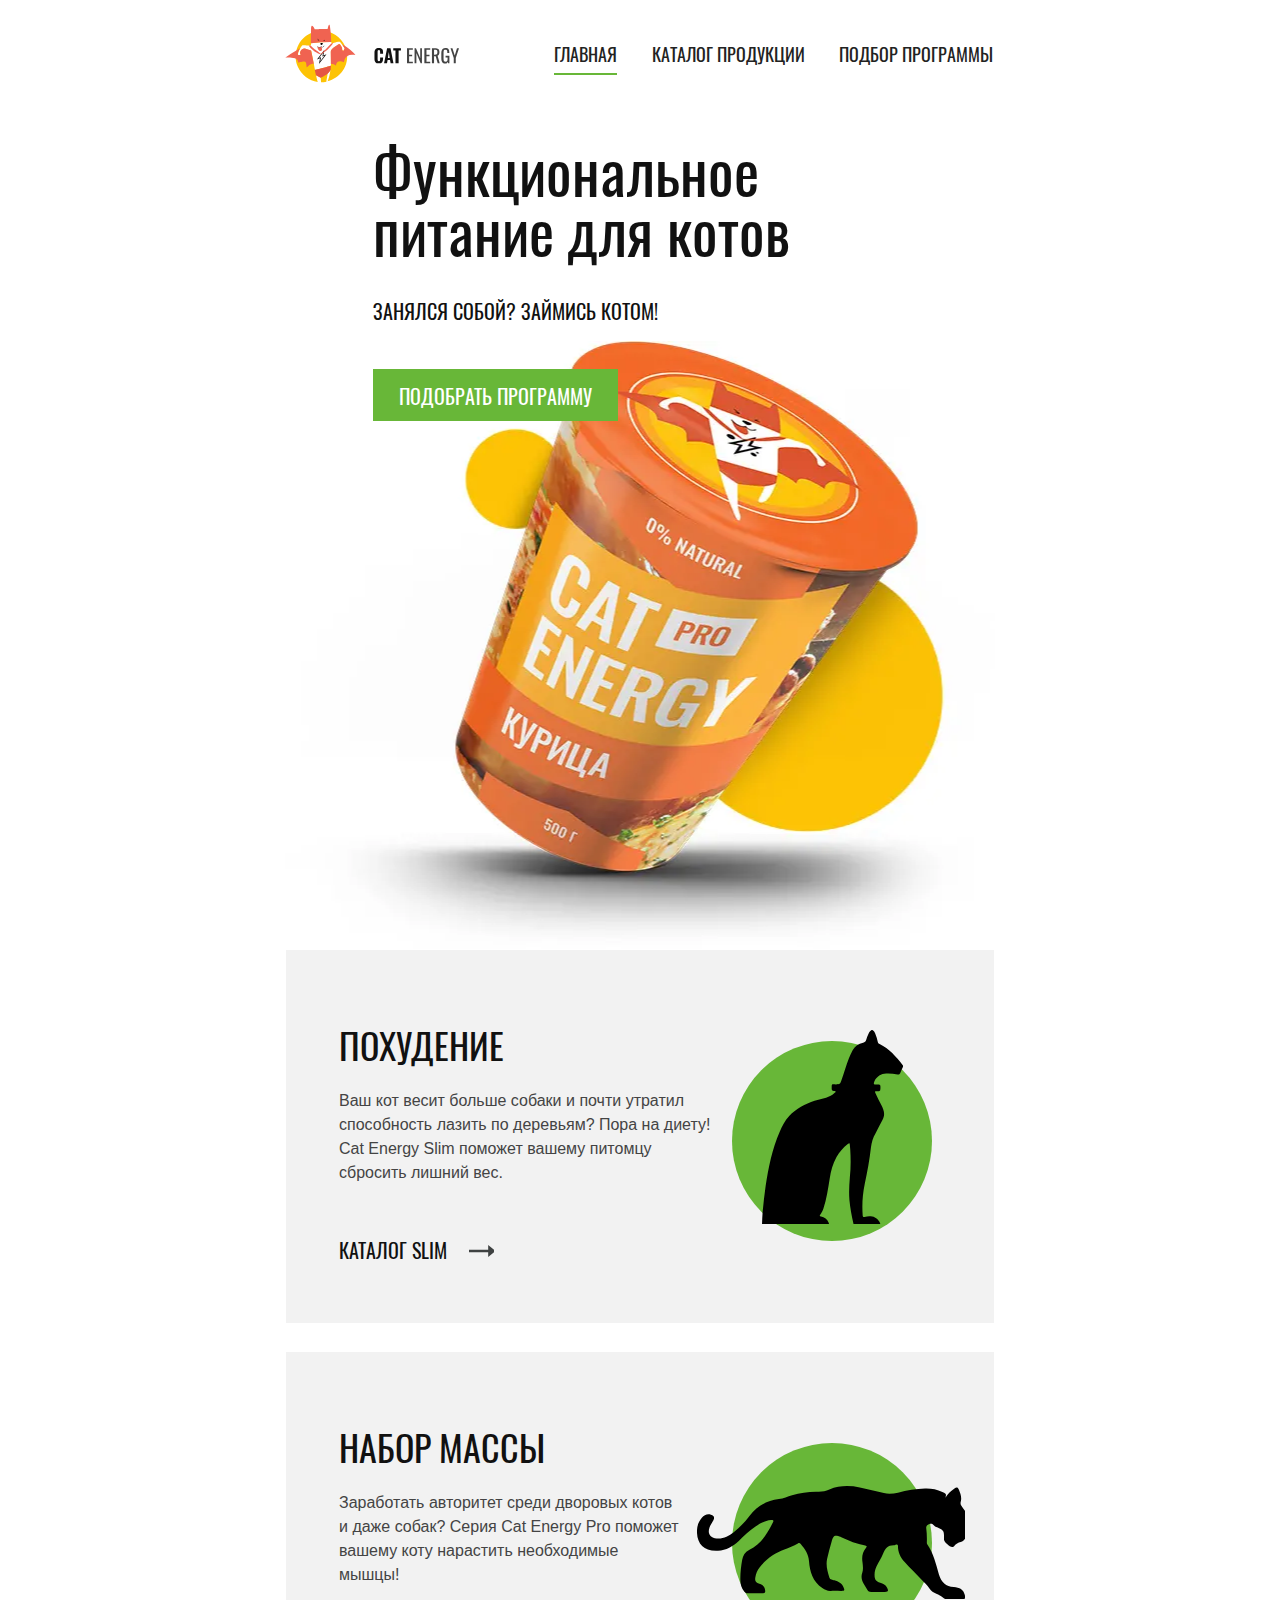
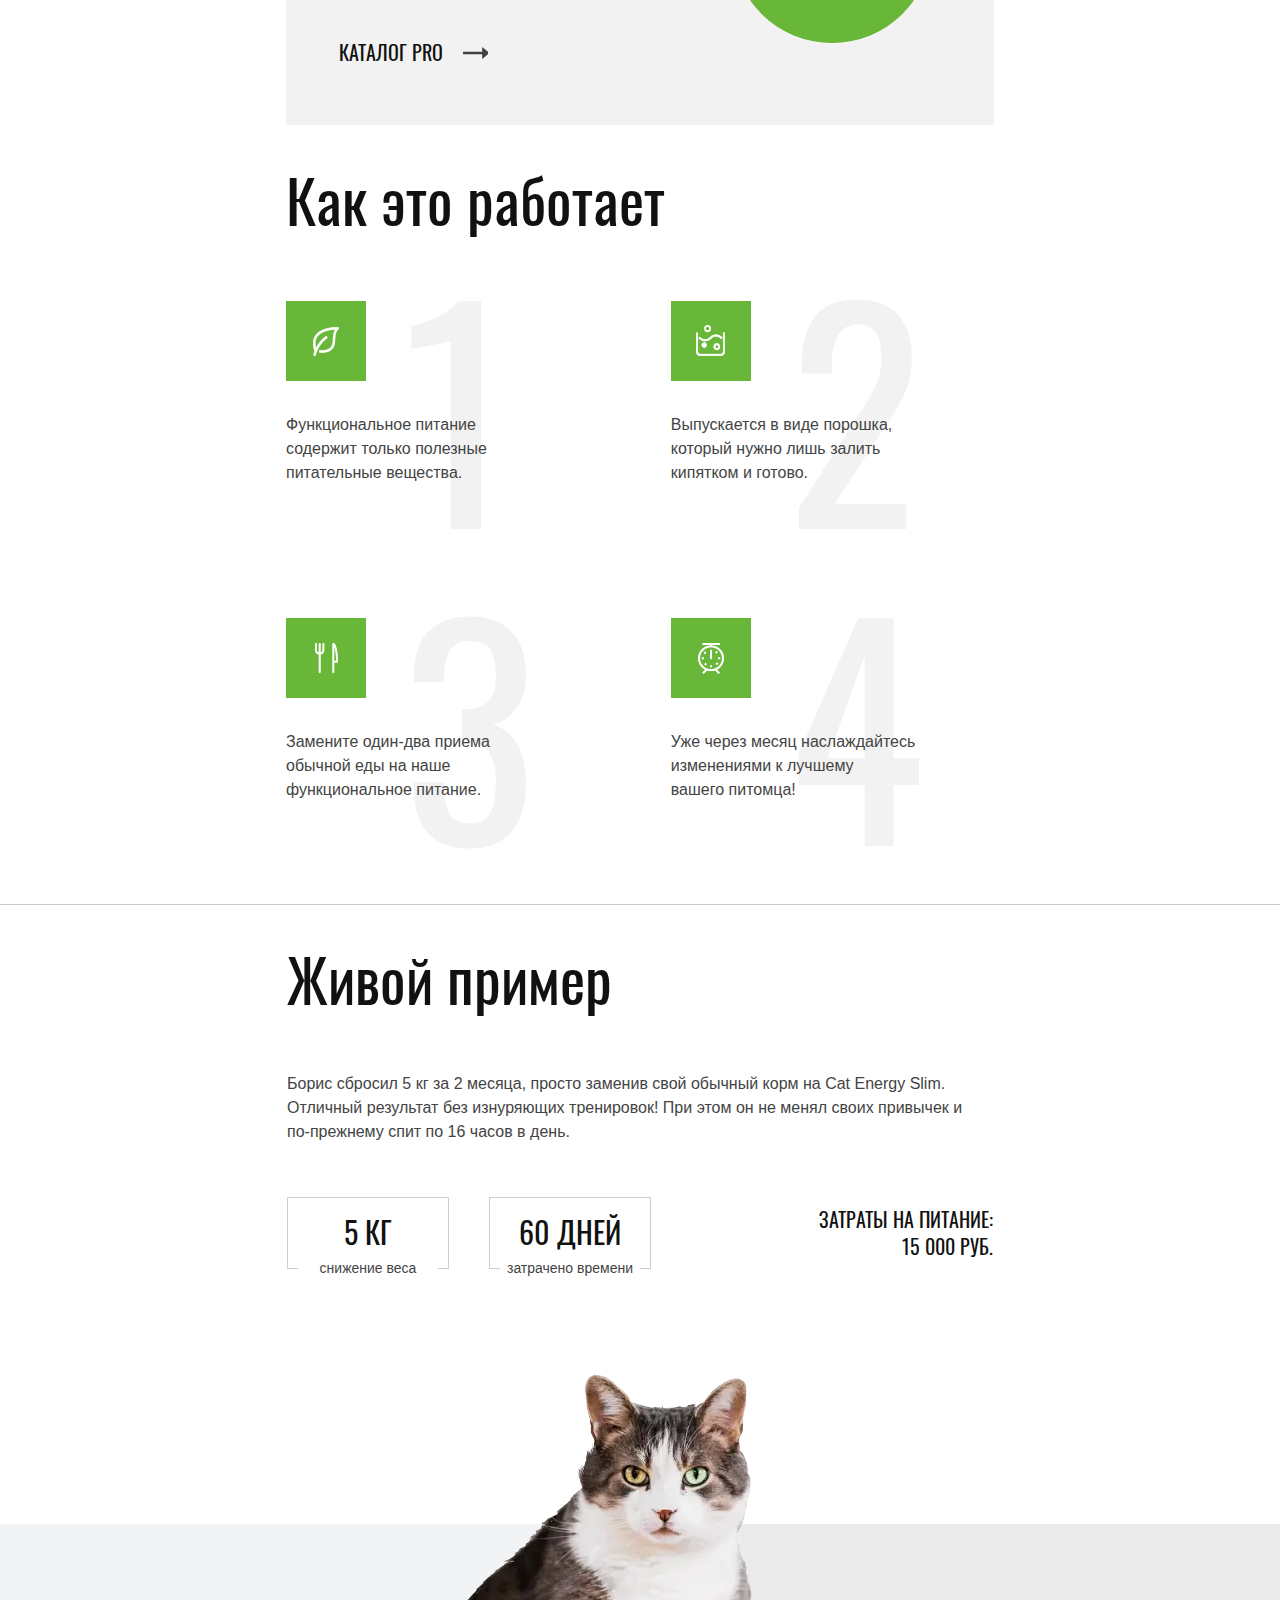
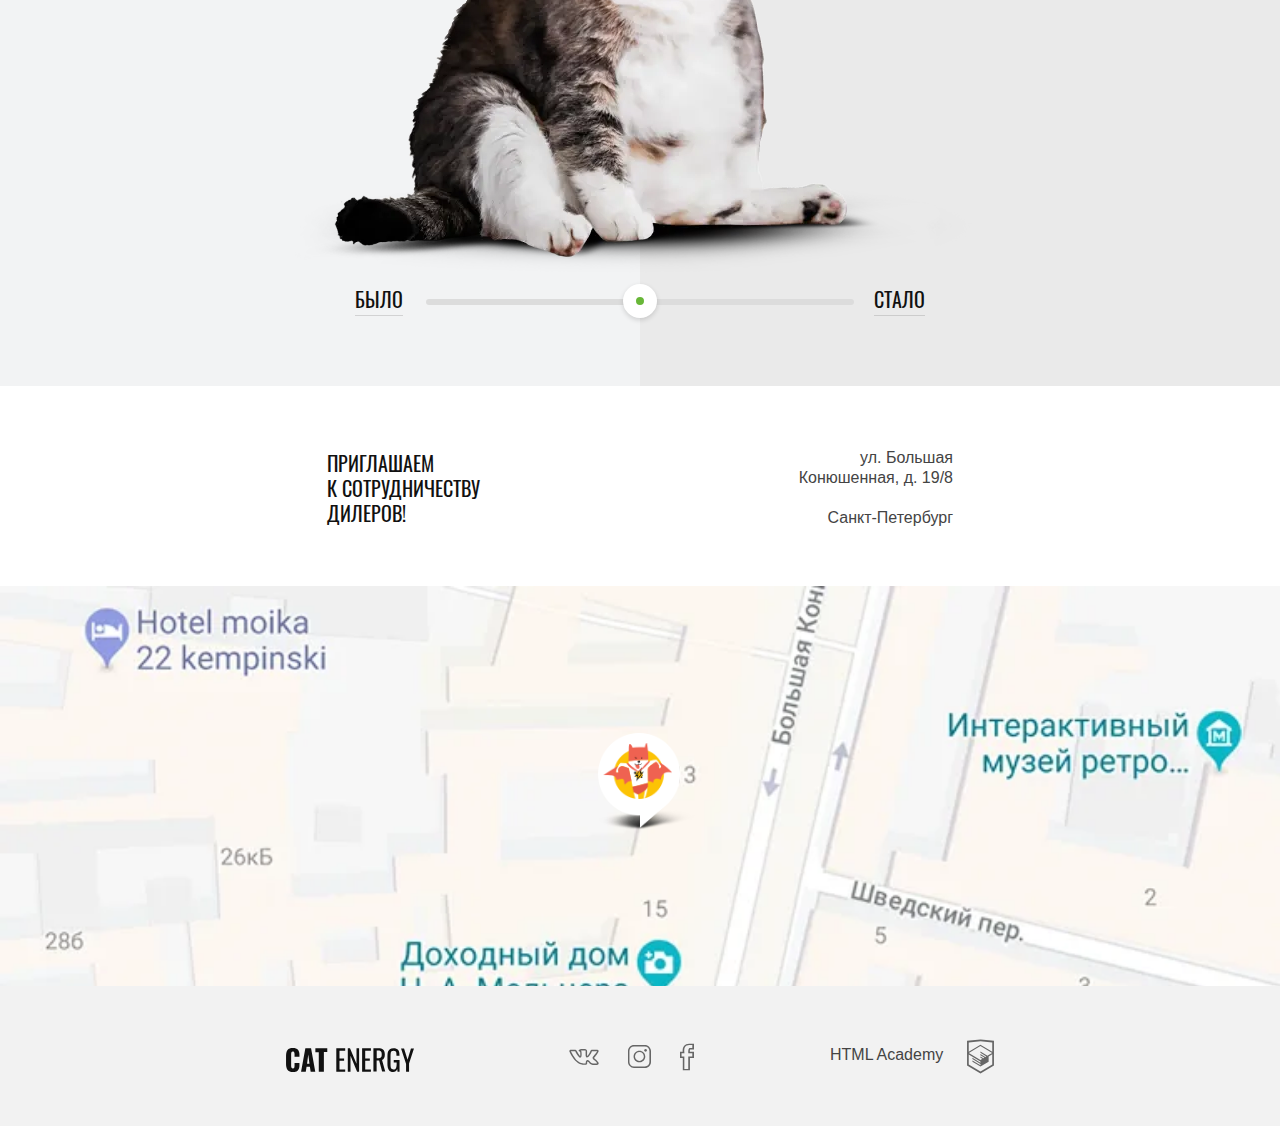
<file: index.html>
<!DOCTYPE html><html lang="ru"><head><meta charset="utf-8"><meta name="viewport" content="width=device-width,initial-scale=1"><meta name="format-detection" content="telephone=no"><title>HTML Academy: Кэт энерджи</title><link rel="preload" href="/fonts/oswaldregular.woff2" as="font"><link rel="preload" href="/fonts/oswaldmedium.woff2" as="font"><link href="css/style.min.css" rel="stylesheet"><script>document.createElement( "picture" );</script><script src="js/picturefill.min.js" async=""></script></head><body><div style="display: none;"><svg xmlns="http://www.w3.org/2000/svg" xmlns:xlink="http://www.w3.org/1999/xlink"><symbol id="copyright-logo" viewBox="0 0 60 60"><path d="M30.2 5H30L10.3 7.1v36.2L30 55l19.7-11.7V7.1L30.2 5zm17 36.8L30 52 12.8 41.8V27l17.1 10.2V39l-11.7-7v1.8L30 40.9v1.9l-11.8-7v1.8l11.8 7 11.9-7.1v-7.6l5.3-3.2v15.1zm-.1-17l-4.7 2.8-2.2 1.3-10.3-6.1v1.8l8.8 5.3h-.1l-.2.1-1.3.7-7.3-4.3v1.8l5.8 3.4-1.4.9-4.3-2.6v1.8l2.9 1.7-2.9 1.7-17-10.1 17-10.2 17.2 10zm.1-1.8L29.9 12.8 12.8 23V9.4L30 7.6l17.2 1.8V23z"></path></symbol><symbol id="icon-email" viewBox="0 0 17 13"><path d="M15.6 11.6H1.4V5.8H0V13h17V5.8h-1.4v5.8zM0 0v2.3l8.5 7.1L17 2.3V0H0zm15.6 1.6L8.5 7.5 1.4 1.6v-.2h14.2v.2z"></path></symbol><symbol id="icon-fb" viewBox="0 0 10 19"><path d="M7.1 19H2v-8.8H0V5.8h1.9c-.1-2 .2-3.4 1.1-4.4C3.8.5 5 .1 6.5 0H10v4.2H7.2c-.1.2-.2.8-.2 1.6h3v4.4H7.1V19zm-4-1h2.8V9.1h2.9V6.8H5.9v-.5c0-1.4 0-2.6.7-3.1l.1-.1h2.1V1H6.5c-1.2.1-2 .4-2.6 1-.8.8-1 2.3-.8 4.2l.1.6H1.1v2.3h2V18z"></path></symbol><symbol id="icon-insta" viewBox="0 0 16.1 16"><path class="st0" d="M11.8 1C13.6 1 15 2.4 15 4.2v7.7c0 1.7-1.4 3.1-3.1 3.1H4.2C2.4 15 1 13.6 1 11.8V4.2C1 2.4 2.4 1 4.2 1h7.6m0-1H4.2C1.9 0 0 1.9 0 4.2v7.7C0 14.1 1.9 16 4.2 16h7.7c2.3 0 4.2-1.9 4.2-4.2V4.2C16 1.9 14.1 0 11.8 0z"></path><path class="st0" d="M8 4.9c1.7 0 3.1 1.4 3.1 3.1S9.7 11.1 8 11.1 4.9 9.7 4.9 8 6.3 4.9 8 4.9m0-1C5.7 3.9 3.9 5.7 3.9 8s1.8 4.1 4.1 4.1 4.1-1.8 4.1-4.1S10.3 3.9 8 3.9z"></path><circle class="st0" cx="12.3" cy="3.7" r=".9"></circle></symbol><symbol id="icon-phone" viewBox="0 0 20 20"><path d="M17.9 9.4H9.4v1.2h8.5l-2.1 2.1.9.9 3.1-3.1c.2-.2.2-.6 0-.9l-3.1-3.1-.9.9 2.1 2zm-9.8 10v-6.2c0-.3-.3-.6-.6-.6H3.1c0 .7.6 1.2 1.2 1.2h2.5v5H3.1c-1 .1-1.8-.7-1.9-1.7v-14c0-1 .8-1.8 1.7-1.8h3.9v5H4.4c-.7 0-1.2.6-1.2 1.2h4.4c.3 0 .6-.3.6-.6V.6C8.1.3 7.8 0 7.5 0H3.1C1.5-.1.1 1.2 0 2.9v13.9c-.1 1.7 1.2 3.1 2.9 3.1h4.6c.3.1.6-.2.6-.5z"></path></symbol><symbol id="icon-vk" viewBox="0 0 22 12"><path d="M17.6 12c-.3 0-.9-.1-1.5-.5-.5-.3-.9-.7-1.3-1.2-.3-.3-.9-.9-1.1-.9-.2.1-.4.7-.3 1.2 0 .1 0 .6-.3.9-.3.3-.8.4-.9.4h-1.4c-.7 0-3.2-.2-5.4-2.3C2.5 7.1.2 2.2.1 2 0 1.6-.1 1.2.2.9s.8-.4 1-.4h3.1c.1 0 .4.1.7.3.3.2.4.5.5.6.7 1.5 1.5 2.8 2.6 4 .1-.4.2-1.4.1-2.3 0-.4-.1-.8-.2-1-.1-.1-.3-.2-.5-.2l-.6-.5c0-.5.5-.9.9-1.1.5-.2 1.3-.3 2.3-.3h.5c.9 0 1.2.1 1.6.1 1.2.3 1.2 1.3 1.1 2.5v1.6c0 .3 0 .8.1 1 .2-.1.6-.5 1.5-1.9.6-.9 1-1.9 1.1-2.1.1-.3.4-.7 1.2-.7h3.4c.7 0 1.2.2 1.3.7.2.5.1 1.3-1.7 3.5-.3.3-.5.6-.7.9-.5.4-.9 1-.9 1.1s.5.5.9.9c1.1.9 1.9 1.7 2.2 2.3.4.6.3 1 .2 1.3-.3.7-1.2.7-1.4.8h-2.9zm-3.9-3.7c.7 0 1.2.6 1.8 1.2.4.4.7.8 1.1 1 .5.3 1 .3 1 .3h2.9c.1 0 .3-.1.4-.1 0 0 0-.1-.1-.1-.3-.5-1-1.3-2-2.1-.9-.7-1.3-1.1-1.4-1.7 0-.6.4-1.1 1.2-2.1.2-.2.4-.5.7-.8 1.1-1.4 1.4-2 1.5-2.3h-3.9c0 .4-.5 1.5-1.1 2.4-1.4 2.1-2 2.4-2.5 2.4-.1 0-.3 0-.4-.1-.7-.4-.7-1.4-.7-2.1V2.6c.1-1.3 0-1.3-.3-1.4-.3-.1-.5-.1-1.4-.1H10c-.5 0-1 0-1.4.1l.2.2c.4.5.4 1.5.4 1.7.1 1.3 0 2.9-.7 3.3-.1 0-.2.1-.4.1-.6 0-1.3-.7-2.5-2.5C5 2.9 4.5 1.8 4.5 1.8s0-.1-.1-.1-.2-.1-.2-.1h-3c.4.9 2.5 5 4.8 7.2 2 1.9 4.3 2 4.7 2h1.4s.2 0 .2-.1v-.1c0-.2 0-2 1.2-2.3h.2z"></path></symbol></svg></div><div class="wrapper"><header class="header"><a class="header__logo" href="#"><picture><source media="(min-width: 1300px)" srcset="img/logo-desktop.svg"><source media="(min-width: 768px)" srcset="img/logo-tablet.svg"><img class="header__logo-image" src="img/logo-mobile.svg" width="191" height="39" alt="Логотип проекта Кэт энерджи"></picture></a><nav class="main-nav main-nav--opened main-nav--nojs"><button class="main-nav__toggle" type="button"><span class="visually-hidden">Открыть меню</span></button><ul class="main-nav__menu main-nav__menu--white"><li class="main-nav__item main-nav__item--active"><a class="main-nav__link">Главная</a></li><li class="main-nav__item"><a class="main-nav__link" href="catalog.html">Каталог продукции</a></li><li class="main-nav__item"><a class="main-nav__link" href="form.html">Подбор программы</a></li></ul></nav></header></div><main class="main main--index"><div class="wrapper"><section class="intro main__intro"><div class="intro__wrapper"><h1 class="intro__title">Функциональное питание для котов</h1><p class="intro__slogan">Занялся собой? Займись котом!</p><picture><source type="image/webp" media="(min-width: 1300px)" srcset="img/index-can-desktop@1x.webp, img/index-can-desktop@2x.webp 2x"><source type="image/webp" media="(min-width: 768px)" srcset="img/index-can-tablet@1x.webp, img/index-can-tablet@2x.webp 2x"><source type="image/webp" srcset="img/index-can-mobile@1x.webp, img/index-can-mobile@2x.webp 2x"><source media="(min-width: 1300px)" srcset="img/index-can-desktop@1x.png, img/index-can-desktop@2x.png 2x"><source media="(min-width: 768px)" srcset="img/index-can-tablet@1x.jpg, img/index-can-tablet@2x.jpg 2x"><img class="intro__image" src="img/index-can-mobile@1x.png" srcset="img/index-can-mobile@2x.png 2x" width="280" height="270" alt="Внешний вид питания для котов Кэт энерджи"></picture></div><a class="button button--green intro__link" href="form.html">Подобрать программу</a></section><section class="product-type"><h2 class="visually-hidden">Виды питания для котов Кэт энерджи</h2><ul class="product-type__list"><li class="product-type__item"><h3 class="product-type__title product-type__title--slim">Похудение</h3><p class="product-type__description">Ваш кот весит больше собаки и почти утратил способность лазить по деревьям? Пора на диету! Cat Energy Slim поможет вашему питомцу сбросить лишний вес.</p><a class="button button--grey product-type__link" href="catalog.html">Каталог Slim</a></li><li class="product-type__item"><h3 class="product-type__title product-type__title--pro">Набор массы</h3><p class="product-type__description product-type__description--pro">Заработать авторитет среди дворовых котов и&nbsp;даже собак? Серия Cat Energy Pro поможет вашему коту нарастить необходимые мышцы!</p><a class="button button--grey product-type__link product-type__link--pro" href="catalog.html">Каталог pro</a></li></ul></section><section class="features"><h2 class="features__title">Как это работает</h2><ul class="features__list"><li class="features__item features__item--icon1">Функциональное питание содержит только полезные питательные вещества.</li><li class="features__item features__item--icon2">Выпускается в виде порошка, который нужно лишь залить кипятком и готово.</li><li class="features__item features__item--icon3">Замените один-два приема обычной еды на наше функциональное питание.</li><li class="features__item features__item--icon4">Уже через месяц наслаждайтесь изменениями к лучшему вашего&nbsp;питомца!</li></ul></section></div><section class="live-example"><div class="live-example__wrapper"><div class="live-example__wrapper-text"><h2 class="live-example__title">Живой пример</h2><p class="live-example__text">Борис сбросил 5 кг за 2 месяца, просто заменив свой обычный корм на Cat Energy Slim. Отличный результат без изнуряющих тренировок! При этом он не менял своих привычек и по-прежнему спит по 16 часов в день.</p><dl class="description live-example__list"><div class="description__wrapper"><dt class="description__character">снижение веса</dt><dd class="description__value">5 кг</dd></div><div class="description__wrapper"><dt class="description__character">затрачено времени</dt><dd class="description__value">60 дней</dd></div><div class="live-example__price"><dt class="live-example__character">Затраты на питание:</dt><dd class="live-example__value">15 000 руб.</dd></div></dl></div><div class="live-example__wrapper-visual"><picture><source type="image/webp" media="(min-width: 1300px)" srcset="img/before-desktop@1x.webp, img/before-desktop@2x.webp 2x"><source type="image/webp" media="(min-width: 768px)" srcset="img/before-tablet@1x.webp, img/before-tablet@2x.webp 2x"><source type="image/webp" srcset="img/before-mobile@1x.webp, img/before-mobile@2x.webp 2x"><source media="(min-width: 1300px)" srcset="img/before-desktop@1x.png, img/before-desktop@2x.png 2x"><source media="(min-width: 768px)" srcset="img/before-tablet@1x.png, img/before-tablet@2x.png 2x"><img class="live-example__image" src="img/before-mobile@1x.png" srcset="img/before-mobile@2x.png 2x" width="311" height="232" alt="Кот Борис до употребления корма Cat Energy Slim"></picture><div class="indicator live-example__indicator"><button class="indicator__button indicator__button--before" type="button">Было</button> <button class="indicator__button indicator__button--after">Стало</button> <label class="indicator__label" for="indicator-value" aria-label="Полоса индикатора"></label> <input class="indicator__stripe visually-hidden" type="range" id="indicator-value" name="indicator-value" aria-label="Индикатор прогресса"></div></div></div></section><section class="contacts"><div class="wrapper"><div class="contacts__wrapper-text"><h2 class="contacts__title">приглашаем к&nbsp;сотрудничеству дилеров!</h2><address class="contacts__address"><span class="contacts__address-details">ул. Большая Конюшенная, д. 19/8</span> <span class="contacts__address-city">Санкт-Петербург</span></address></div></div><div class="contacts__wrapper-map"><iframe src="https://www.google.com/maps/embed?pb=!1m18!1m12!1m3!1d3997.035259060507!2d30.31859493163796!3d59.94014602901517!2m3!1f0!2f0!3f0!3m2!1i1024!2i768!4f13.1!3m3!1m2!1s0x4696310fca145cc1%3A0x42b32648d8238007!2z0JHQvtC70YzRiNCw0Y8g0JrQvtC90Y7RiNC10L3QvdCw0Y8g0YPQuy4sIDE5LzgsINCh0LDQvdC60YIt0J_QtdGC0LXRgNCx0YPRgNCzLCAxOTExODY!5e0!3m2!1sru!2sru!4v1588795793204!5m2!1sru!2sru" width="320" height="400" allowfullscreen="" aria-hidden="false"></iframe><picture><source type="image/webp" media="(min-width: 1300px)" srcset="img/bg-map-desktop@1x.webp, img/bg-map-desktop@2x.webp 2x"><source type="image/webp" media="(min-width: 768px)" srcset="img/bg-map-tablet@1x.webp, img/bg-map-tablet@2x.webp 2x"><source type="image/webp" srcset="img/bg-map-mobile@1x.webp, img/bg-map-mobile@2x.webp 2x"><source media="(min-width: 1300px)" srcset="img/bg-map-desktop@1x.png, img/bg-map-desktop@2x.png 2x"><source media="(min-width: 768px)" srcset="img/bg-map-tablet@1x.png, img/bg-map-tablet@2x.png 2x"><img class="contacts__map" src="img/bg-map-mobile@1x.png" srcset="img/bg-map-mobile@2x.png 2x" width="320" height="400" alt="Местонахождение офиса компании на карте"></picture></div></section></main><footer class="footer"><div class="wrapper footer__wrapper"><a class="footer__logo-link" href="index.html"><img class="footer__logo-image" src="img/logo-footer.svg" width="128" height="24" alt="Логотип проекта Кэт энерджи"></a><div class="social footer__social"><ul class="social__list"><li class="social__item"><a class="social__link" href="#" aria-label="Мы в Вконтакте"><svg class="social__icon social__icon--vkontakte" width="22" height="12"><use xlink:href="#icon-vk"></use></svg></a></li><li class="social__item"><a class="social__link" href="#" aria-label="Мы в Инстаграме"><svg class="social__icon social__icon--instagram" width="17" height="17"><use xlink:href="#icon-insta"></use></svg></a></li><li class="social__item"><a class="social__link" href="#" aria-label="Мы в Фейсбуке"><svg class="social__icon social__icon--fb" width="10" height="19"><use xlink:href="#icon-fb"></use></svg></a></li></ul></div><div class="copyright footer__copyright"><a class="copyright__link" href="https://htmlacademy.ru/intensive/adaptive"><span class="copyright__text">HTML Academy</span> <svg class="copyright__image" width="43" height="41" preserveAspectRatio="xMidYMid slice" aria-label="Логотип HTML Academy"><use xlink:href="#copyright-logo"></use></svg></a></div></div></footer><script src="js/mobile-nav.min.js"></script></body></html>
</file>
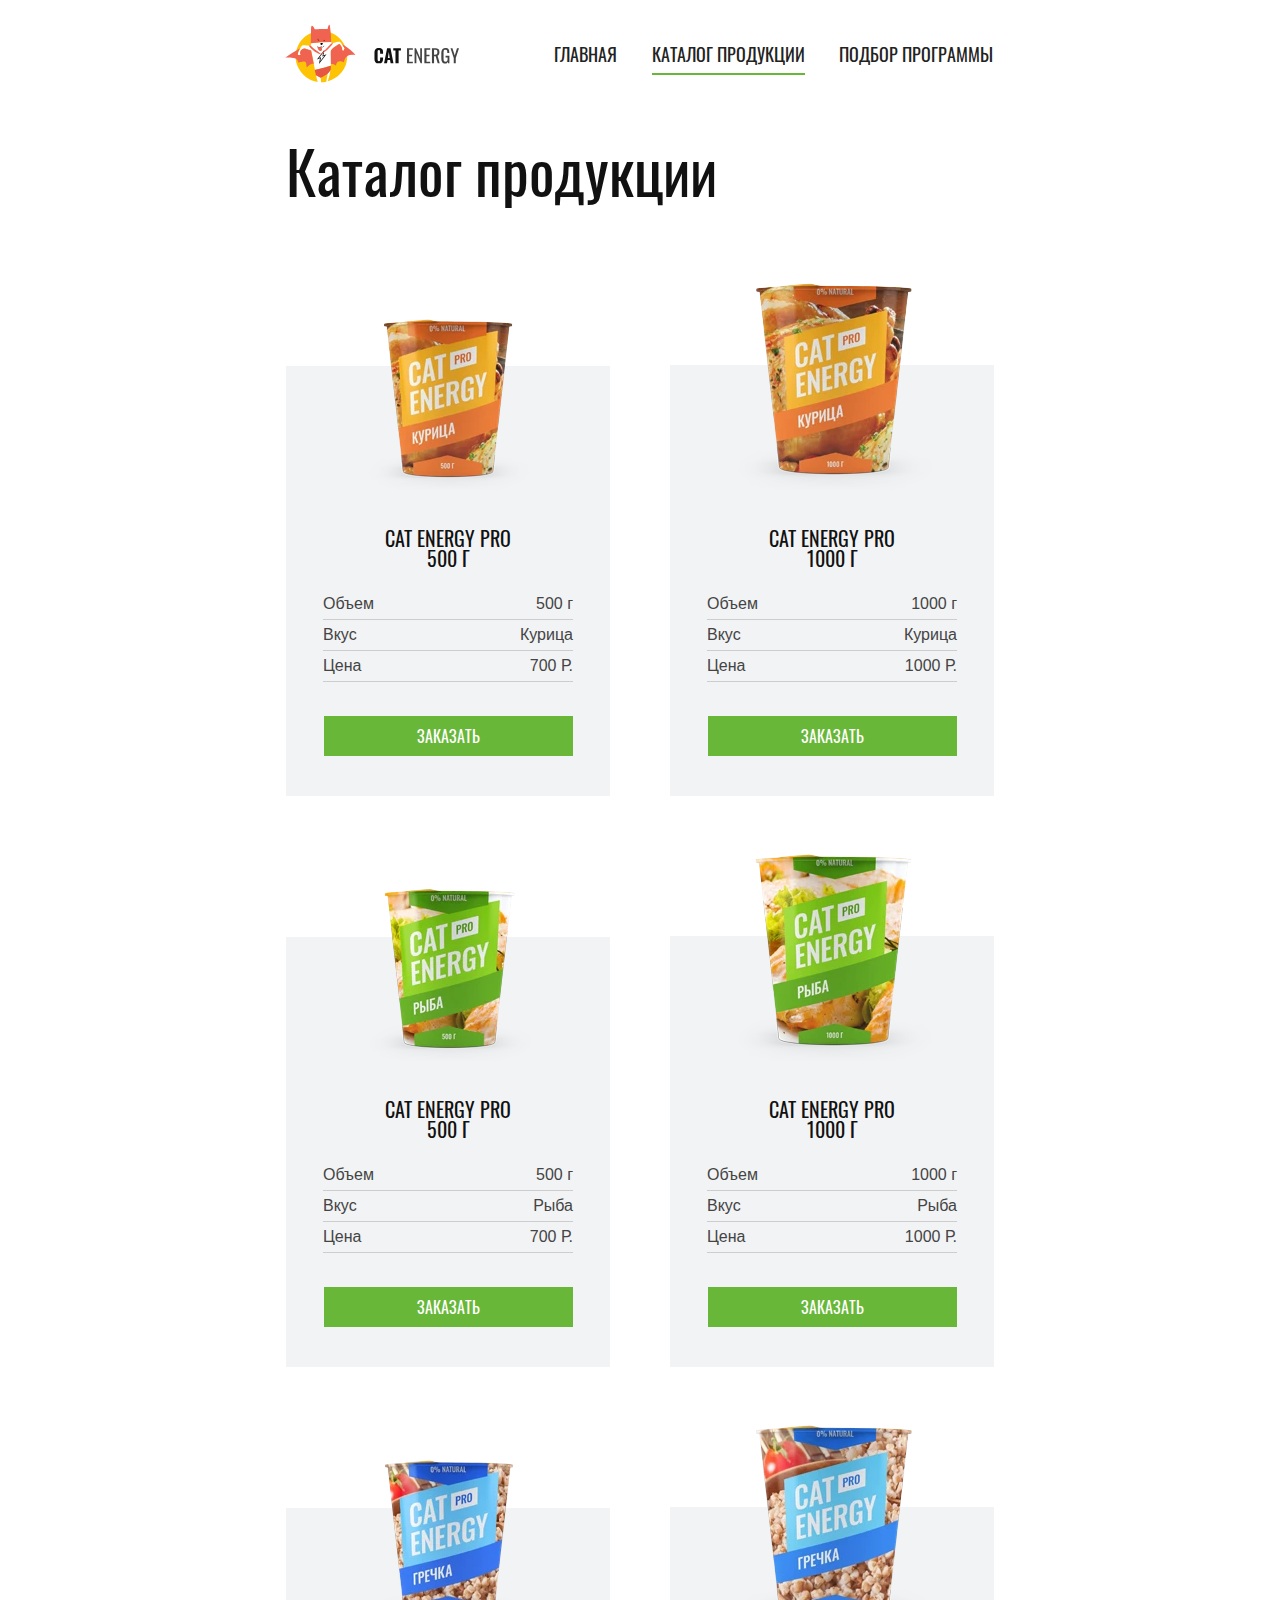
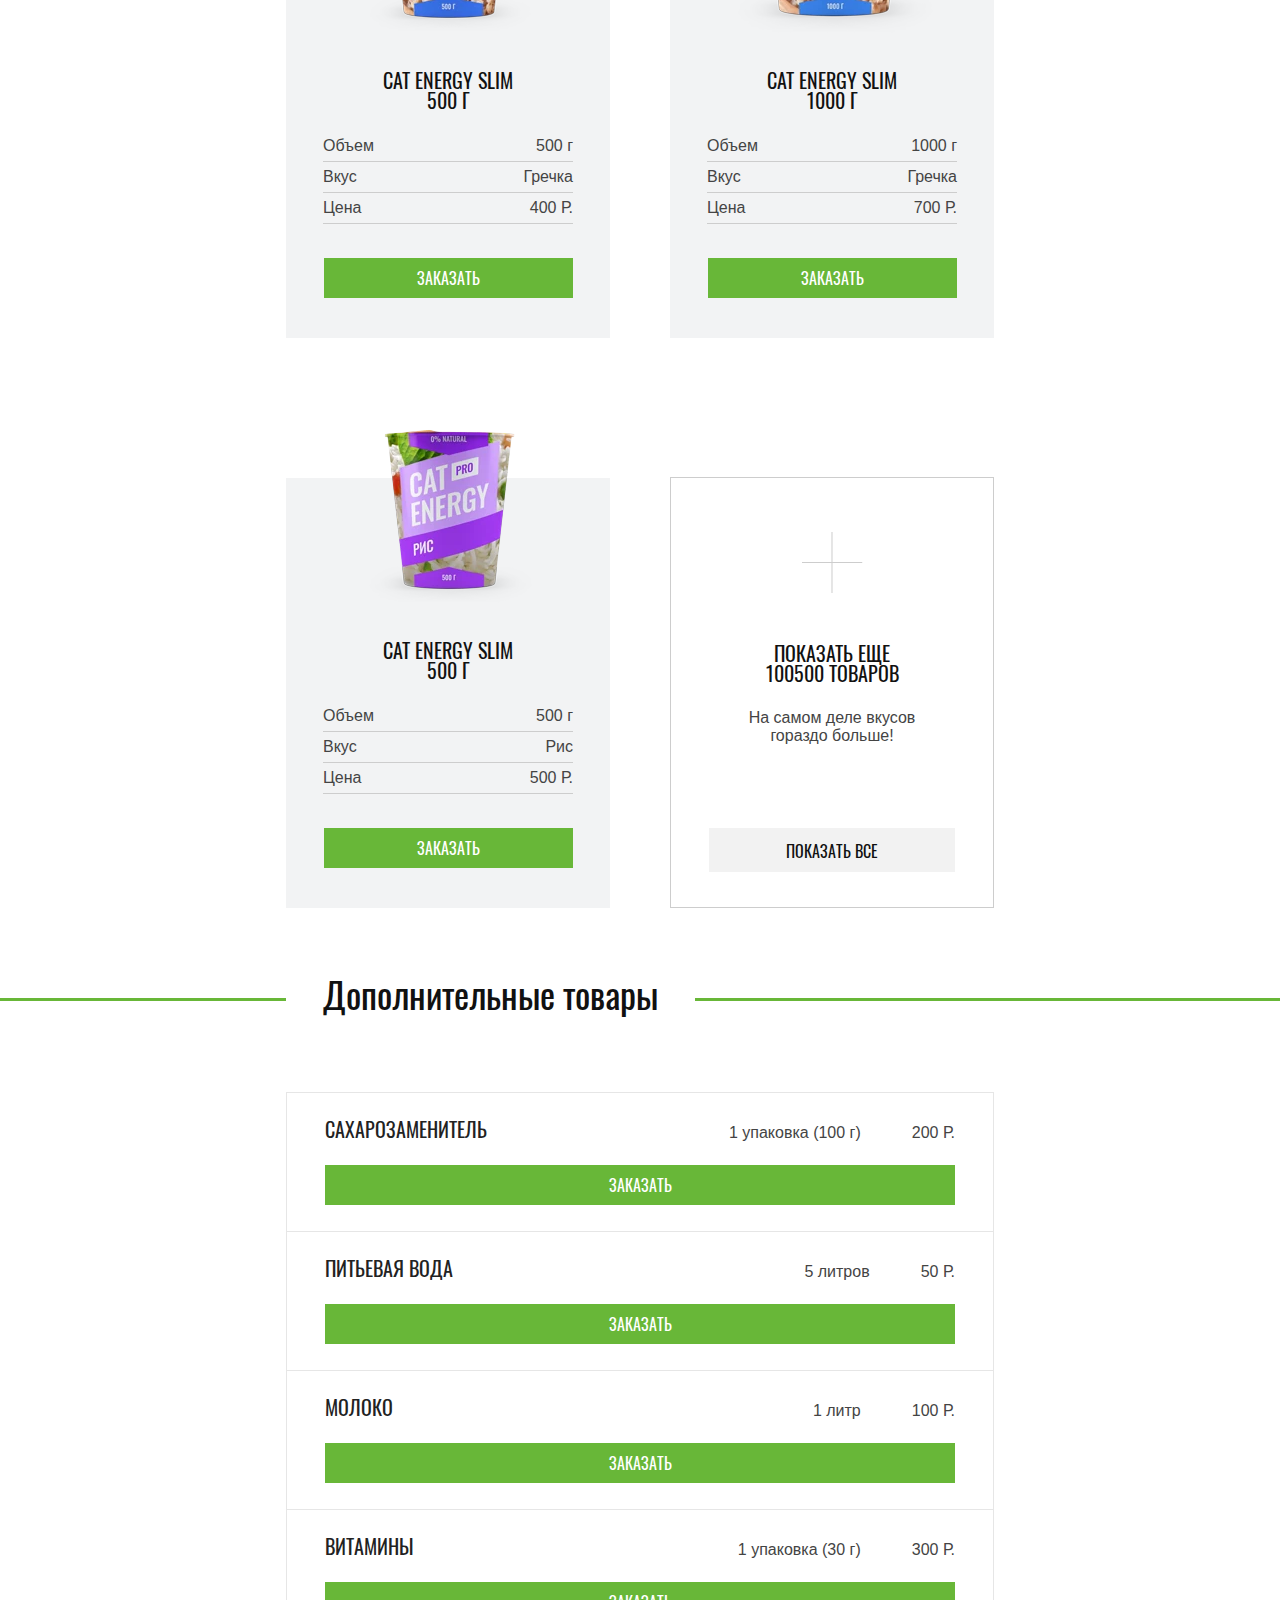
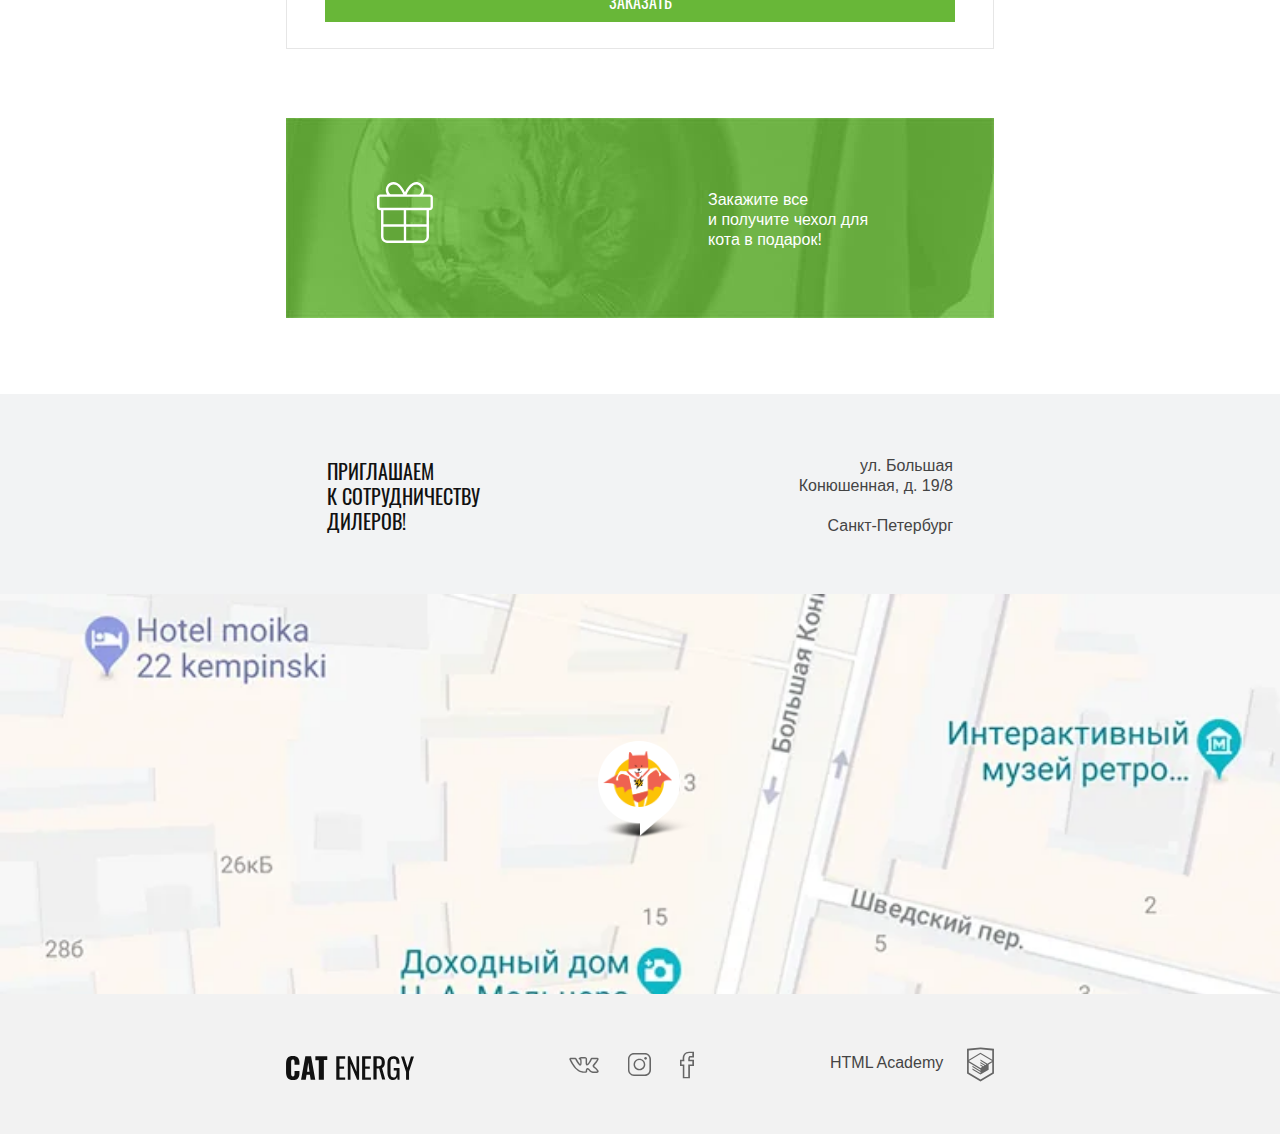
<file: catalog.html>
<!DOCTYPE html><html lang="ru"><head><meta charset="utf-8"><meta name="viewport" content="width=device-width,initial-scale=1"><meta name="format-detection" content="telephone=no"><title>HTML Academy: Кэт энерджи</title><link rel="preload" href="/fonts/oswaldregular.woff2" as="font"><link rel="preload" href="/fonts/oswaldmedium.woff2" as="font"><link href="css/style.min.css" rel="stylesheet"><script>document.createElement( "picture" );</script><script src="js/picturefill.min.js" async=""></script></head><body><div style="display: none;"><svg xmlns="http://www.w3.org/2000/svg" xmlns:xlink="http://www.w3.org/1999/xlink"><symbol id="copyright-logo" viewBox="0 0 60 60"><path d="M30.2 5H30L10.3 7.1v36.2L30 55l19.7-11.7V7.1L30.2 5zm17 36.8L30 52 12.8 41.8V27l17.1 10.2V39l-11.7-7v1.8L30 40.9v1.9l-11.8-7v1.8l11.8 7 11.9-7.1v-7.6l5.3-3.2v15.1zm-.1-17l-4.7 2.8-2.2 1.3-10.3-6.1v1.8l8.8 5.3h-.1l-.2.1-1.3.7-7.3-4.3v1.8l5.8 3.4-1.4.9-4.3-2.6v1.8l2.9 1.7-2.9 1.7-17-10.1 17-10.2 17.2 10zm.1-1.8L29.9 12.8 12.8 23V9.4L30 7.6l17.2 1.8V23z"></path></symbol><symbol id="icon-email" viewBox="0 0 17 13"><path d="M15.6 11.6H1.4V5.8H0V13h17V5.8h-1.4v5.8zM0 0v2.3l8.5 7.1L17 2.3V0H0zm15.6 1.6L8.5 7.5 1.4 1.6v-.2h14.2v.2z"></path></symbol><symbol id="icon-fb" viewBox="0 0 10 19"><path d="M7.1 19H2v-8.8H0V5.8h1.9c-.1-2 .2-3.4 1.1-4.4C3.8.5 5 .1 6.5 0H10v4.2H7.2c-.1.2-.2.8-.2 1.6h3v4.4H7.1V19zm-4-1h2.8V9.1h2.9V6.8H5.9v-.5c0-1.4 0-2.6.7-3.1l.1-.1h2.1V1H6.5c-1.2.1-2 .4-2.6 1-.8.8-1 2.3-.8 4.2l.1.6H1.1v2.3h2V18z"></path></symbol><symbol id="icon-insta" viewBox="0 0 16.1 16"><path class="st0" d="M11.8 1C13.6 1 15 2.4 15 4.2v7.7c0 1.7-1.4 3.1-3.1 3.1H4.2C2.4 15 1 13.6 1 11.8V4.2C1 2.4 2.4 1 4.2 1h7.6m0-1H4.2C1.9 0 0 1.9 0 4.2v7.7C0 14.1 1.9 16 4.2 16h7.7c2.3 0 4.2-1.9 4.2-4.2V4.2C16 1.9 14.1 0 11.8 0z"></path><path class="st0" d="M8 4.9c1.7 0 3.1 1.4 3.1 3.1S9.7 11.1 8 11.1 4.9 9.7 4.9 8 6.3 4.9 8 4.9m0-1C5.7 3.9 3.9 5.7 3.9 8s1.8 4.1 4.1 4.1 4.1-1.8 4.1-4.1S10.3 3.9 8 3.9z"></path><circle class="st0" cx="12.3" cy="3.7" r=".9"></circle></symbol><symbol id="icon-phone" viewBox="0 0 20 20"><path d="M17.9 9.4H9.4v1.2h8.5l-2.1 2.1.9.9 3.1-3.1c.2-.2.2-.6 0-.9l-3.1-3.1-.9.9 2.1 2zm-9.8 10v-6.2c0-.3-.3-.6-.6-.6H3.1c0 .7.6 1.2 1.2 1.2h2.5v5H3.1c-1 .1-1.8-.7-1.9-1.7v-14c0-1 .8-1.8 1.7-1.8h3.9v5H4.4c-.7 0-1.2.6-1.2 1.2h4.4c.3 0 .6-.3.6-.6V.6C8.1.3 7.8 0 7.5 0H3.1C1.5-.1.1 1.2 0 2.9v13.9c-.1 1.7 1.2 3.1 2.9 3.1h4.6c.3.1.6-.2.6-.5z"></path></symbol><symbol id="icon-vk" viewBox="0 0 22 12"><path d="M17.6 12c-.3 0-.9-.1-1.5-.5-.5-.3-.9-.7-1.3-1.2-.3-.3-.9-.9-1.1-.9-.2.1-.4.7-.3 1.2 0 .1 0 .6-.3.9-.3.3-.8.4-.9.4h-1.4c-.7 0-3.2-.2-5.4-2.3C2.5 7.1.2 2.2.1 2 0 1.6-.1 1.2.2.9s.8-.4 1-.4h3.1c.1 0 .4.1.7.3.3.2.4.5.5.6.7 1.5 1.5 2.8 2.6 4 .1-.4.2-1.4.1-2.3 0-.4-.1-.8-.2-1-.1-.1-.3-.2-.5-.2l-.6-.5c0-.5.5-.9.9-1.1.5-.2 1.3-.3 2.3-.3h.5c.9 0 1.2.1 1.6.1 1.2.3 1.2 1.3 1.1 2.5v1.6c0 .3 0 .8.1 1 .2-.1.6-.5 1.5-1.9.6-.9 1-1.9 1.1-2.1.1-.3.4-.7 1.2-.7h3.4c.7 0 1.2.2 1.3.7.2.5.1 1.3-1.7 3.5-.3.3-.5.6-.7.9-.5.4-.9 1-.9 1.1s.5.5.9.9c1.1.9 1.9 1.7 2.2 2.3.4.6.3 1 .2 1.3-.3.7-1.2.7-1.4.8h-2.9zm-3.9-3.7c.7 0 1.2.6 1.8 1.2.4.4.7.8 1.1 1 .5.3 1 .3 1 .3h2.9c.1 0 .3-.1.4-.1 0 0 0-.1-.1-.1-.3-.5-1-1.3-2-2.1-.9-.7-1.3-1.1-1.4-1.7 0-.6.4-1.1 1.2-2.1.2-.2.4-.5.7-.8 1.1-1.4 1.4-2 1.5-2.3h-3.9c0 .4-.5 1.5-1.1 2.4-1.4 2.1-2 2.4-2.5 2.4-.1 0-.3 0-.4-.1-.7-.4-.7-1.4-.7-2.1V2.6c.1-1.3 0-1.3-.3-1.4-.3-.1-.5-.1-1.4-.1H10c-.5 0-1 0-1.4.1l.2.2c.4.5.4 1.5.4 1.7.1 1.3 0 2.9-.7 3.3-.1 0-.2.1-.4.1-.6 0-1.3-.7-2.5-2.5C5 2.9 4.5 1.8 4.5 1.8s0-.1-.1-.1-.2-.1-.2-.1h-3c.4.9 2.5 5 4.8 7.2 2 1.9 4.3 2 4.7 2h1.4s.2 0 .2-.1v-.1c0-.2 0-2 1.2-2.3h.2z"></path></symbol></svg></div><header class="header wrapper"><a class="header__logo" href="index.html"><picture><source media="(min-width: 1300px)" srcset="img/logo-desktop.svg"><source media="(min-width: 768px)" srcset="img/logo-tablet.svg"><img class="header__logo-image" src="img/logo-mobile.svg" width="191" height="39" alt="Логотип проекта Кэт энерджи"></picture></a><nav class="main-nav main-nav--opened main-nav--nojs"><button class="main-nav__toggle" type="button"><span class="visually-hidden">Открыть меню</span></button><ul class="main-nav__menu"><li class="main-nav__item"><a class="main-nav__link" href="index.html">Главная</a></li><li class="main-nav__item main-nav__item--active"><a class="main-nav__link" href="catalog.html">Каталог продукции</a></li><li class="main-nav__item"><a class="main-nav__link" href="form.html">Подбор программы</a></li></ul></nav></header><main class="main"><section class="catalog main__catalog"><h1 class="catalog__title">Каталог продукции</h1><ul class="catalog__list"><li class="product-card catalog__item"><picture><source type="image/webp" media="(min-width: 1300px)" srcset="img/chicken-small-desktop@1x.webp, img/chicken-small-desktop@2x.webp 2x"><source type="image/webp" media="(min-width: 768px)" srcset="img/chicken-small-tablet@1x.webp, img/chicken-small-tablet@2x.webp 2x"><source type="image/webp" srcset="img/chicken-small-mobile@1x.webp, img/chicken-small-mobile@2x.webp 2x"><source media="(min-width: 1300px)" srcset="img/chicken-small-desktop@1x.png, img/chicken-small-desktop@2x.png 2x"><source media="(min-width: 768px)" srcset="img/chicken-small-tablet@1x.png, img/chicken-small-tablet@2x.png 2x"><img class="product-card__image" src="img/chicken-small-mobile@1x.jpg" srcset="img/chicken-small-mobile@2x.jpg 2x" width="140" height="144" alt="Cat Energy PRO 500 грамм со вкусом курицы"></picture><div class="product-card__wrapper"><h3 class="product-card__title">Cat Energy PRO 500 г</h3><dl class="product-description product-card__list"><dt class="product-description__character">Объем</dt><dd class="product-description__value">500 г</dd><dt class="product-description__character">Вкус</dt><dd class="product-description__value">Курица</dd><dt class="product-description__character">Цена</dt><dd class="product-description__value">700 Р.</dd></dl></div><a class="button button--green product-card__link" href="#">Заказать</a></li><li class="product-card catalog__item"><picture><source type="image/webp" media="(min-width: 1300px)" srcset="img/chicken-big-desktop@1x.webp, img/chicken-big-desktop@2x.webp 2x"><source type="image/webp" media="(min-width: 768px)" srcset="img/chicken-big-tablet@1x.webp, img/chicken-big-tablet@2x.webp 2x"><source type="image/webp" srcset="img/chicken-big-mobile@1x.webp, img/chicken-big-mobile@2x.webp 2x"><source media="(min-width: 1300px)" srcset="img/chicken-big-desktop@1x.png, img/chicken-big-desktop@2x.png 2x"><source media="(min-width: 768px)" srcset="img/chicken-big-tablet@1x.png, img/chicken-big-tablet@2x.png 2x"><img class="product-card__image" src="img/chicken-big-mobile@1x.jpg" srcset="img/chicken-big-mobile@2x.jpg 2x" width="140" height="144" alt="Cat Energy PRO 1000 грамм со вкусом курицы"></picture><div class="product-card__wrapper"><h3 class="product-card__title">Cat Energy PRO 1000 г</h3><dl class="product-description product-card__list"><dt class="product-description__character">Объем</dt><dd class="product-description__value">1000 г</dd><dt class="product-description__character">Вкус</dt><dd class="product-description__value">Курица</dd><dt class="product-description__character">Цена</dt><dd class="product-description__value">1000 Р.</dd></dl></div><a class="button button--green product-card__link" href="#">Заказать</a></li><li class="product-card catalog__item"><picture><source type="image/webp" media="(min-width: 1300px)" srcset="img/fish-small-desktop@1x.webp, img/fish-small-desktop@2x.webp 2x"><source type="image/webp" media="(min-width: 768px)" srcset="img/fish-small-tablet@1x.webp, img/fish-small-tablet@2x.webp 2x"><source type="image/webp" srcset="img/fish-small-mobile@1x.webp, img/fish-small-mobile@2x.webp 2x"><source media="(min-width: 1300px)" srcset="img/fish-small-desktop@1x.png, img/fish-small-desktop@2x.png 2x"><source media="(min-width: 768px)" srcset="img/fish-small-tablet@1x.png, img/fish-small-tablet@2x.png 2x"><img class="product-card__image" src="img/fish-small-mobile@1x.jpg" srcset="img/fish-small-mobile@2x.jpg 2x" width="140" height="144" alt="Cat Energy PRO 500 грамм со вкусом рыбы"></picture><div class="product-card__wrapper"><h3 class="product-card__title">Cat Energy PRO 500 г</h3><dl class="product-description product-card__list"><dt class="product-description__character">Объем</dt><dd class="product-description__value">500 г</dd><dt class="product-description__character">Вкус</dt><dd class="product-description__value">Рыба</dd><dt class="product-description__character">Цена</dt><dd class="product-description__value">700 Р.</dd></dl></div><a class="button button--green product-card__link" href="#">Заказать</a></li><li class="product-card catalog__item"><picture><source type="image/webp" media="(min-width: 1300px)" srcset="img/fish-big-desktop@1x.webp, img/fish-big-desktop@2x.webp 2x"><source type="image/webp" media="(min-width: 768px)" srcset="img/fish-big-tablet@1x.webp, img/fish-big-tablet@2x.webp 2x"><source type="image/webp" srcset="img/fish-big-mobile@1x.webp, img/fish-big-mobile@2x.webp 2x"><source media="(min-width: 1300px)" srcset="img/fish-big-desktop@1x.png, img/fish-big-desktop@2x.png 2x"><source media="(min-width: 768px)" srcset="img/fish-big-tablet@1x.png, img/fish-big-tablet@2x.png 2x"><img class="product-card__image" src="img/fish-big-mobile@1x.jpg" srcset="img/fish-big-mobile@2x.jpg 2x" width="140" height="144" alt="Cat Energy PRO 1000 грамм со вкусом рыбы"></picture><div class="product-card__wrapper"><h3 class="product-card__title">Cat Energy PRO 1000 г</h3><dl class="product-description product-card__list"><dt class="product-description__character">Объем</dt><dd class="product-description__value">1000 г</dd><dt class="product-description__character">Вкус</dt><dd class="product-description__value">Рыба</dd><dt class="product-description__character">Цена</dt><dd class="product-description__value">1000 Р.</dd></dl></div><a class="button button--green product-card__link" href="#">Заказать</a></li><li class="product-card catalog__item"><picture><source type="image/webp" media="(min-width: 1300px)" srcset="img/buckwheat-small-desktop@1x.webp, img/buckwheat-small-desktop@2x.webp 2x"><source type="image/webp" media="(min-width: 768px)" srcset="img/buckwheat-small-tablet@1x.webp, img/buckwheat-small-tablet@2x.webp 2x"><source type="image/webp" srcset="img/buckwheat-small-mobile@1x.webp, img/buckwheat-small-mobile@2x.webp 2x"><source media="(min-width: 1300px)" srcset="img/buckwheat-small-desktop@1x.png, img/buckwheat-small-desktop@2x.png 2x"><source media="(min-width: 768px)" srcset="img/buckwheat-small-tablet@1x.png, img/buckwheat-small-tablet@2x.png 2x"><img class="product-card__image" src="img/buckwheat-small-mobile@1x.jpg" srcset="img/buckwheat-small-mobile@2x.jpg 2x" width="140" height="144" alt="Cat Energy SLIM 500 грамм со вкусом гречки"></picture><div class="product-card__wrapper"><h3 class="product-card__title">Cat Energy Slim 500 г</h3><dl class="product-description product-card__list"><dt class="product-description__character">Объем</dt><dd class="product-description__value">500 г</dd><dt class="product-description__character">Вкус</dt><dd class="product-description__value">Гречка</dd><dt class="product-description__character">Цена</dt><dd class="product-description__value">400 Р.</dd></dl></div><a class="button button--green product-card__link" href="#">Заказать</a></li><li class="product-card catalog__item"><picture><source type="image/webp" media="(min-width: 1300px)" srcset="img/buckwheat-big-desktop@1x.webp, img/buckwheat-big-desktop@2x.webp 2x"><source type="image/webp" media="(min-width: 768px)" srcset="img/buckwheat-big-tablet@1x.webp, img/buckwheat-big-tablet@2x.webp 2x"><source type="image/webp" srcset="img/buckwheat-big-mobile@1x.webp, img/buckwheat-big-mobile@2x.webp 2x"><source media="(min-width: 1300px)" srcset="img/buckwheat-big-desktop@1x.png, img/buckwheat-big-desktop@2x.png 2x"><source media="(min-width: 768px)" srcset="img/buckwheat-big-tablet@1x.png, img/buckwheat-big-tablet@2x.png 2x"><img class="product-card__image" src="img/buckwheat-big-mobile@1x.jpg" srcset="img/buckwheat-big-mobile@2x.jpg 2x" width="140" height="144" alt="Cat Energy SLIM 1000 грамм со вкусом гречки"></picture><div class="product-card__wrapper"><h3 class="product-card__title">Cat Energy Slim 1000 г</h3><dl class="product-description product-card__list"><dt class="product-description__character">Объем</dt><dd class="product-description__value">1000 г</dd><dt class="product-description__character">Вкус</dt><dd class="product-description__value">Гречка</dd><dt class="product-description__character">Цена</dt><dd class="product-description__value">700 Р.</dd></dl></div><a class="button button--green product-card__link" href="#">Заказать</a></li><li class="product-card catalog__item"><picture><source type="image/webp" media="(min-width: 1300px)" srcset="img/rice-small-desktop@1x.webp, img/rice-small-desktop@2x.webp 2x"><source type="image/webp" media="(min-width: 768px)" srcset="img/rice-small-tablet@1x.webp, img/rice-small-tablet@2x.webp 2x"><source type="image/webp" srcset="img/rice-small-mobile@1x.webp, img/rice-small-mobile@2x.webp 2x"><source media="(min-width: 1300px)" srcset="img/rice-small-desktop@1x.png, img/rice-small-desktop@2x.png 2x"><source media="(min-width: 768px)" srcset="img/rice-small-tablet@1x.png, img/rice-small-tablet@2x.png 2x"><img class="product-card__image" src="img/rice-small-mobile@1x.jpg" srcset="img/rice-small-mobile@2x.jpg 2x" width="140" height="144" alt="Cat Energy SLIM 500 грамм со вкусом риса"></picture><div class="product-card__wrapper"><h3 class="product-card__title">Cat Energy Slim 500 г</h3><dl class="product-description product-card__list"><dt class="product-description__character">Объем</dt><dd class="product-description__value">500 г</dd><dt class="product-description__character">Вкус</dt><dd class="product-description__value">Рис</dd><dt class="product-description__character">Цена</dt><dd class="product-description__value">500 Р.</dd></dl></div><a class="button button--green product-card__link" href="#">Заказать</a></li><li class="all-products catalog__item"><h3 class="all-products__title">Показать еще 100500 товаров</h3><p class="all-products__description">На самом деле вкусов гораздо больше!</p><a class="button button--grey all-products__link" href="#">Показать все</a></li></ul></section><section class="extra-catalog main__extra-catalog"><div class="extra-catalog__wrapper wrapper"><h2 class="extra-catalog__title">Дополнительные товары</h2><ul class="extra-catalog__list"><li class="extra-card extra-catalog__item"><h3 class="extra-card__title">Сахарозаменитель</h3><dl class="extra-item extra-card__description"><dt class="extra-item__character">1 упаковка (100 г)</dt><dd class="extra-item__value">200 Р.</dd></dl><a class="button button--green extra-card__link" href="#">Заказать</a></li><li class="extra-card extra-catalog__item"><h3 class="extra-card__title">Питьевая вода</h3><dl class="extra-item extra-card__description"><dt class="extra-item__character">5 литров</dt><dd class="extra-item__value">50 Р.</dd></dl><a class="button button--green extra-card__link" href="#">Заказать</a></li><li class="extra-card extra-catalog__item"><h3 class="extra-card__title">Молоко</h3><dl class="extra-item extra-card__description"><dt class="extra-item__character">1 литр</dt><dd class="extra-item__value">100 Р.</dd></dl><a class="button button--green extra-card__link" href="#">Заказать</a></li><li class="extra-card extra-catalog__item"><h3 class="extra-card__title">Витамины</h3><dl class="extra-item extra-card__description"><dt class="extra-item__character">1 упаковка (30 г)</dt><dd class="extra-item__value">300 Р.</dd></dl><a class="button button--green extra-card__link" href="#">Заказать</a></li></ul><div class="extra-offer extra-catalog__offer"><p class="extra-offer__text">Закажите все и&nbsp;получите чехол для кота в подарок!</p></div></div></section><section class="contacts contacts--grey"><div class="wrapper"><div class="contacts__wrapper-text"><h2 class="contacts__title">приглашаем к&nbsp;сотрудничеству дилеров!</h2><address class="contacts__address"><span class="contacts__address-details">ул. Большая Конюшенная, д. 19/8</span> <span class="contacts__address-city">Санкт-Петербург</span></address></div></div><div class="contacts__wrapper-map"><iframe src="https://www.google.com/maps/embed?pb=!1m18!1m12!1m3!1d3997.035259060507!2d30.31859493163796!3d59.94014602901517!2m3!1f0!2f0!3f0!3m2!1i1024!2i768!4f13.1!3m3!1m2!1s0x4696310fca145cc1%3A0x42b32648d8238007!2z0JHQvtC70YzRiNCw0Y8g0JrQvtC90Y7RiNC10L3QvdCw0Y8g0YPQuy4sIDE5LzgsINCh0LDQvdC60YIt0J_QtdGC0LXRgNCx0YPRgNCzLCAxOTExODY!5e0!3m2!1sru!2sru!4v1588795793204!5m2!1sru!2sru" width="320" height="400" allowfullscreen="" aria-hidden="false"></iframe><picture><source type="image/webp" media="(min-width: 1300px)" srcset="img/bg-map-desktop@1x.webp, img/bg-map-desktop@2x.webp 2x"><source type="image/webp" media="(min-width: 768px)" srcset="img/bg-map-tablet@1x.webp, img/bg-map-tablet@2x.webp 2x"><source type="image/webp" srcset="img/bg-map-mobile@1x.webp, img/bg-map-mobile@2x.webp 2x"><source media="(min-width: 1300px)" srcset="img/bg-map-desktop@1x.png, img/bg-map-desktop@2x.png 2x"><source media="(min-width: 768px)" srcset="img/bg-map-tablet@1x.png, img/bg-map-tablet@2x.png 2x"><img class="contacts__map" src="img/bg-map-mobile@1x.png" srcset="img/bg-map-mobile@2x.png 2x" width="320" height="400" alt="Местонахождение офиса компании на карте"></picture></div></section></main><footer class="footer"><div class="wrapper footer__wrapper"><a class="footer__logo-link" href="index.html"><img class="footer__logo-image" src="img/logo-footer.svg" width="128" height="24" alt="Логотип проекта Кэт энерджи"></a><div class="social footer__social"><ul class="social__list"><li class="social__item"><a class="social__link" href="#" aria-label="Мы в Вконтакте"><svg class="social__icon social__icon--vkontakte" width="22" height="12"><use xlink:href="#icon-vk"></use></svg></a></li><li class="social__item"><a class="social__link" href="#" aria-label="Мы в Инстаграме"><svg class="social__icon social__icon--instagram" width="17" height="17"><use xlink:href="#icon-insta"></use></svg></a></li><li class="social__item"><a class="social__link" href="#" aria-label="Мы в Фейсбуке"><svg class="social__icon social__icon--fb" width="10" height="19"><use xlink:href="#icon-fb"></use></svg></a></li></ul></div><div class="copyright footer__copyright"><a class="copyright__link" href="https://htmlacademy.ru/intensive/adaptive"><span class="copyright__text">HTML Academy</span> <svg class="copyright__image" width="43" height="41" preserveAspectRatio="xMidYMid slice" aria-label="Логотип HTML Academy"><use xlink:href="#copyright-logo"></use></svg></a></div></div></footer><script src="js/mobile-nav.min.js"></script></body></html>
</file>
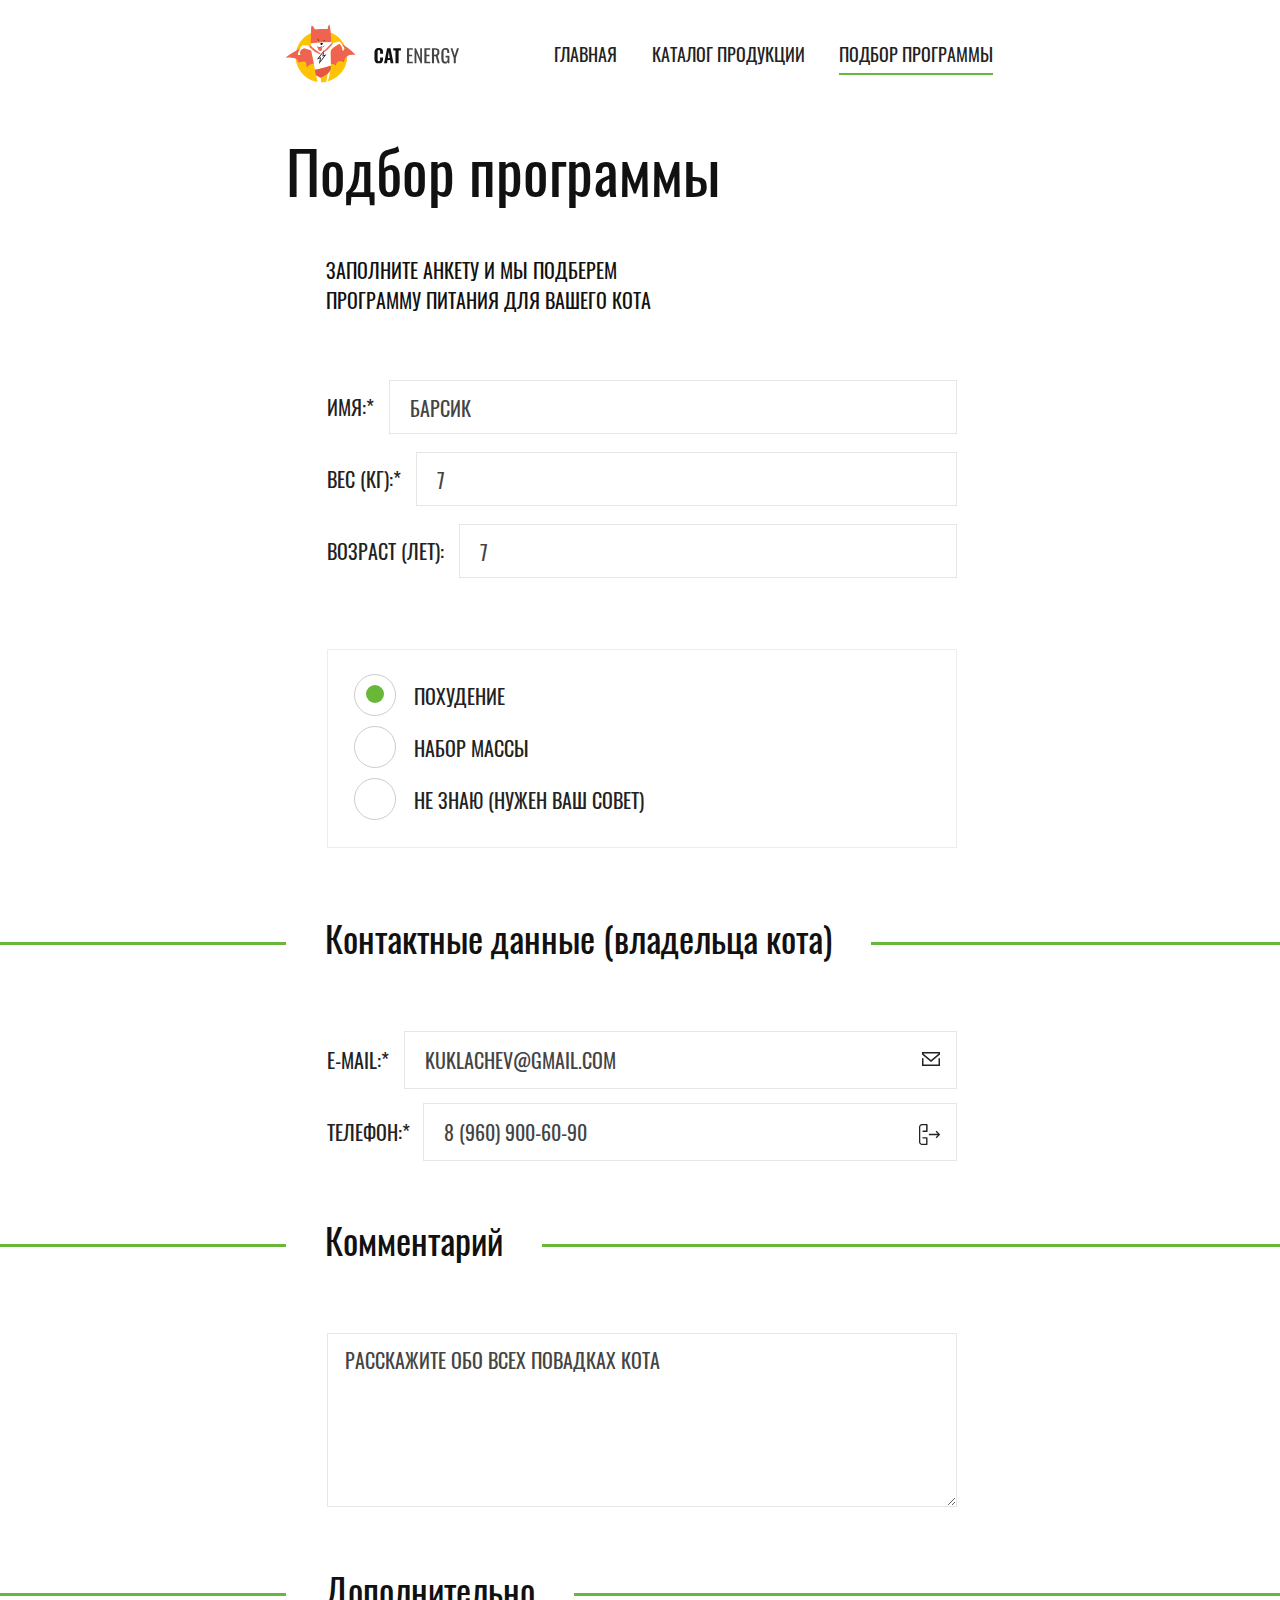
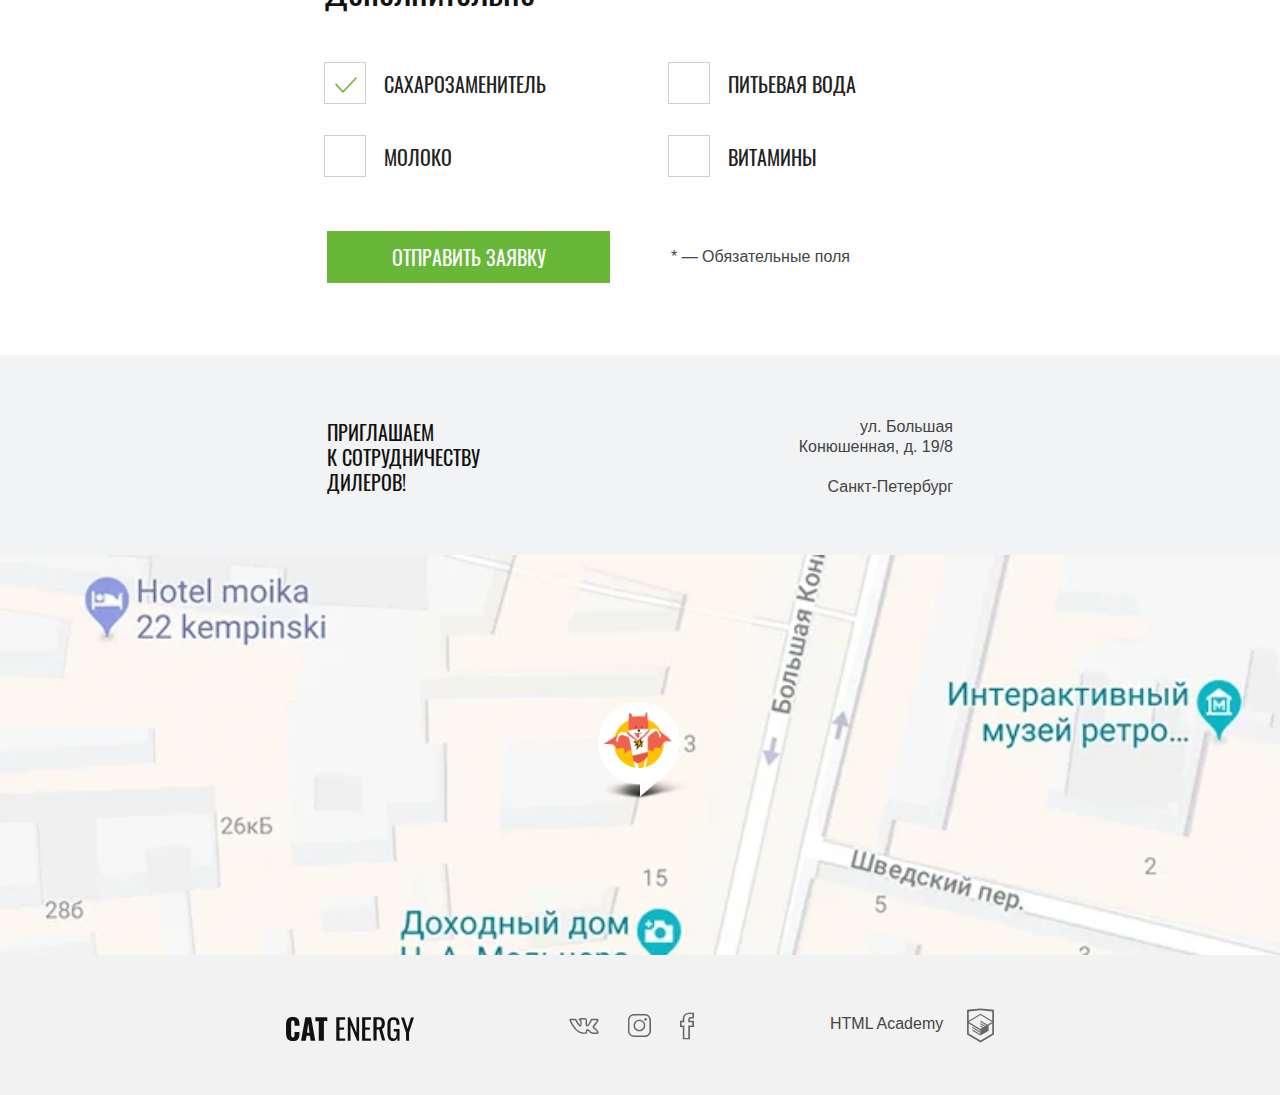
<file: form.html>
<!DOCTYPE html><html lang="ru"><head><meta charset="utf-8"><meta name="viewport" content="width=device-width,initial-scale=1"><meta name="format-detection" content="telephone=no"><title>HTML Academy: Кэт энерджи</title><link rel="preload" href="/fonts/oswaldregular.woff2" as="font"><link rel="preload" href="/fonts/oswaldmedium.woff2" as="font"><link href="css/style.min.css" rel="stylesheet"><script>document.createElement( "picture" );</script><script src="js/picturefill.min.js" async=""></script></head><body><div style="display: none;"><svg xmlns="http://www.w3.org/2000/svg" xmlns:xlink="http://www.w3.org/1999/xlink"><symbol id="copyright-logo" viewBox="0 0 60 60"><path d="M30.2 5H30L10.3 7.1v36.2L30 55l19.7-11.7V7.1L30.2 5zm17 36.8L30 52 12.8 41.8V27l17.1 10.2V39l-11.7-7v1.8L30 40.9v1.9l-11.8-7v1.8l11.8 7 11.9-7.1v-7.6l5.3-3.2v15.1zm-.1-17l-4.7 2.8-2.2 1.3-10.3-6.1v1.8l8.8 5.3h-.1l-.2.1-1.3.7-7.3-4.3v1.8l5.8 3.4-1.4.9-4.3-2.6v1.8l2.9 1.7-2.9 1.7-17-10.1 17-10.2 17.2 10zm.1-1.8L29.9 12.8 12.8 23V9.4L30 7.6l17.2 1.8V23z"></path></symbol><symbol id="icon-email" viewBox="0 0 17 13"><path d="M15.6 11.6H1.4V5.8H0V13h17V5.8h-1.4v5.8zM0 0v2.3l8.5 7.1L17 2.3V0H0zm15.6 1.6L8.5 7.5 1.4 1.6v-.2h14.2v.2z"></path></symbol><symbol id="icon-fb" viewBox="0 0 10 19"><path d="M7.1 19H2v-8.8H0V5.8h1.9c-.1-2 .2-3.4 1.1-4.4C3.8.5 5 .1 6.5 0H10v4.2H7.2c-.1.2-.2.8-.2 1.6h3v4.4H7.1V19zm-4-1h2.8V9.1h2.9V6.8H5.9v-.5c0-1.4 0-2.6.7-3.1l.1-.1h2.1V1H6.5c-1.2.1-2 .4-2.6 1-.8.8-1 2.3-.8 4.2l.1.6H1.1v2.3h2V18z"></path></symbol><symbol id="icon-insta" viewBox="0 0 16.1 16"><path class="st0" d="M11.8 1C13.6 1 15 2.4 15 4.2v7.7c0 1.7-1.4 3.1-3.1 3.1H4.2C2.4 15 1 13.6 1 11.8V4.2C1 2.4 2.4 1 4.2 1h7.6m0-1H4.2C1.9 0 0 1.9 0 4.2v7.7C0 14.1 1.9 16 4.2 16h7.7c2.3 0 4.2-1.9 4.2-4.2V4.2C16 1.9 14.1 0 11.8 0z"></path><path class="st0" d="M8 4.9c1.7 0 3.1 1.4 3.1 3.1S9.7 11.1 8 11.1 4.9 9.7 4.9 8 6.3 4.9 8 4.9m0-1C5.7 3.9 3.9 5.7 3.9 8s1.8 4.1 4.1 4.1 4.1-1.8 4.1-4.1S10.3 3.9 8 3.9z"></path><circle class="st0" cx="12.3" cy="3.7" r=".9"></circle></symbol><symbol id="icon-phone" viewBox="0 0 20 20"><path d="M17.9 9.4H9.4v1.2h8.5l-2.1 2.1.9.9 3.1-3.1c.2-.2.2-.6 0-.9l-3.1-3.1-.9.9 2.1 2zm-9.8 10v-6.2c0-.3-.3-.6-.6-.6H3.1c0 .7.6 1.2 1.2 1.2h2.5v5H3.1c-1 .1-1.8-.7-1.9-1.7v-14c0-1 .8-1.8 1.7-1.8h3.9v5H4.4c-.7 0-1.2.6-1.2 1.2h4.4c.3 0 .6-.3.6-.6V.6C8.1.3 7.8 0 7.5 0H3.1C1.5-.1.1 1.2 0 2.9v13.9c-.1 1.7 1.2 3.1 2.9 3.1h4.6c.3.1.6-.2.6-.5z"></path></symbol><symbol id="icon-vk" viewBox="0 0 22 12"><path d="M17.6 12c-.3 0-.9-.1-1.5-.5-.5-.3-.9-.7-1.3-1.2-.3-.3-.9-.9-1.1-.9-.2.1-.4.7-.3 1.2 0 .1 0 .6-.3.9-.3.3-.8.4-.9.4h-1.4c-.7 0-3.2-.2-5.4-2.3C2.5 7.1.2 2.2.1 2 0 1.6-.1 1.2.2.9s.8-.4 1-.4h3.1c.1 0 .4.1.7.3.3.2.4.5.5.6.7 1.5 1.5 2.8 2.6 4 .1-.4.2-1.4.1-2.3 0-.4-.1-.8-.2-1-.1-.1-.3-.2-.5-.2l-.6-.5c0-.5.5-.9.9-1.1.5-.2 1.3-.3 2.3-.3h.5c.9 0 1.2.1 1.6.1 1.2.3 1.2 1.3 1.1 2.5v1.6c0 .3 0 .8.1 1 .2-.1.6-.5 1.5-1.9.6-.9 1-1.9 1.1-2.1.1-.3.4-.7 1.2-.7h3.4c.7 0 1.2.2 1.3.7.2.5.1 1.3-1.7 3.5-.3.3-.5.6-.7.9-.5.4-.9 1-.9 1.1s.5.5.9.9c1.1.9 1.9 1.7 2.2 2.3.4.6.3 1 .2 1.3-.3.7-1.2.7-1.4.8h-2.9zm-3.9-3.7c.7 0 1.2.6 1.8 1.2.4.4.7.8 1.1 1 .5.3 1 .3 1 .3h2.9c.1 0 .3-.1.4-.1 0 0 0-.1-.1-.1-.3-.5-1-1.3-2-2.1-.9-.7-1.3-1.1-1.4-1.7 0-.6.4-1.1 1.2-2.1.2-.2.4-.5.7-.8 1.1-1.4 1.4-2 1.5-2.3h-3.9c0 .4-.5 1.5-1.1 2.4-1.4 2.1-2 2.4-2.5 2.4-.1 0-.3 0-.4-.1-.7-.4-.7-1.4-.7-2.1V2.6c.1-1.3 0-1.3-.3-1.4-.3-.1-.5-.1-1.4-.1H10c-.5 0-1 0-1.4.1l.2.2c.4.5.4 1.5.4 1.7.1 1.3 0 2.9-.7 3.3-.1 0-.2.1-.4.1-.6 0-1.3-.7-2.5-2.5C5 2.9 4.5 1.8 4.5 1.8s0-.1-.1-.1-.2-.1-.2-.1h-3c.4.9 2.5 5 4.8 7.2 2 1.9 4.3 2 4.7 2h1.4s.2 0 .2-.1v-.1c0-.2 0-2 1.2-2.3h.2z"></path></symbol></svg></div><header class="header wrapper"><a class="header__logo" href="index.html"><picture><source media="(min-width: 1300px)" srcset="img/logo-desktop.svg"><source media="(min-width: 768px)" srcset="img/logo-tablet.svg"><img class="header__logo-image" src="img/logo-mobile.svg" width="191" height="39" alt="Логотип проекта Кэт энерджи"></picture></a><nav class="main-nav main-nav--opened main-nav--nojs"><button class="main-nav__toggle" type="button"><span class="visually-hidden">Открыть меню</span></button><ul class="main-nav__menu"><li class="main-nav__item"><a class="main-nav__link" href="index.html">Главная</a></li><li class="main-nav__item"><a class="main-nav__link" href="catalog.html">Каталог продукции</a></li><li class="main-nav__item main-nav__item--active"><a class="main-nav__link" href="form.html">Подбор программы</a></li></ul></nav></header><main class="main"><section class="choice-programm"><div class="choice-programm__wrapper wrapper"><h1 class="choice-programm__title">Подбор программы</h1><p class="choice-programm__slogan">Заполните анкету и мы подберем программу питания для вашего кота</p></div><form class="form choice-programm__form" action="https://echo.htmlacademy.ru" method="POST"><div class="form__wrapper form__wrapper--columns"><fieldset class="form__fieldset form__fieldset--personal"><legend class="visually-hidden">Данные кота</legend><div class="form__row form__row--personal"><label class="form__label" for="cat-name">Имя:*</label> <input class="form__input form__input--personal" type="text" id="cat-name" name="cat-name" placeholder="Барсик" required=""></div><div class="form__row form__row--personal"><label class="form__label" for="cat-weight">Вес (кг):*</label> <input class="form__input form__input--personal" type="text" id="cat-weight" name="cat-weight" placeholder="7" required=""></div><div class="form__row form__row--personal"><label class="form__label" for="cat-age">Возраст (лет):</label> <input class="form__input form__input--personal" type="text" id="cat-age" name="cat-age" placeholder="7"></div></fieldset><fieldset class="form__fieldset form__fieldset--radio"><legend class="visually-hidden">Цель подбора программы</legend><ul class="form__list form__list--radio"><li class="form__item form__item--radio"><input class="form__input-radio visually-hidden" type="radio" id="weight-loss" name="cat-target" value="weight-loss" checked=""> <label class="form__label form__toggle form__toggle--radio" for="weight-loss">Похудение</label></li><li class="form__item form__item--radio"><input class="form__input-radio visually-hidden" type="radio" id="weight-set" name="cat-target" value="weight-set"> <label class="form__label form__toggle form__toggle--radio" for="weight-set">Набор массы</label></li><li class="form__item form__item--radio"><input class="form__input-radio visually-hidden" type="radio" id="cat-hesitation" name="cat-target" value="cat-hesitation"> <label class="form__label form__toggle form__toggle--radio" for="cat-hesitation">Не знаю (Нужен ваш совет)</label></li></ul></fieldset></div><fieldset class="form__fieldset form__fieldset--line"><div class="form__wrapper form__wrapper--columns"><h3 class="form__title form__title--line">Контактные&nbsp;данные (владельца&nbsp;кота)</h3><div class="form__row form__row--icon form__row--icon-email"><label class="form__label" for="cat-email">E-mail:*</label> <input class="form__input form__input--icon" type="email" id="cat-email" name="cat-email" placeholder="kuklachev@gmail.com" required=""> <svg class="form__icon form__icon--email" width="18" height="14"><use xlink:href="#icon-email"></use></svg></div><div class="form__row form__row--icon"><label class="form__label form__label--icon" for="cat-phone">Телефон:*</label> <input class="form__input form__input--icon" type="tel" id="cat-phone" name="cat-phone" placeholder="8 (960) 900-60-90" required=""> <svg class="form__icon form__icon--phone" width="21" height="21"><use xlink:href="#icon-phone"></use></svg></div></div></fieldset><fieldset class="form__fieldset form__fieldset--line"><div class="form__wrapper"><h3 class="form__title form__title--line">Комментарий</h3><textarea class="form__textarea" name="cat-comment" rows="5" cols="35">Расскажите обо всех повадках кота</textarea></div></fieldset><fieldset class="form__fieldset form__fieldset--line form__fieldset--optional"><div class="form__wrapper"><h3 class="form__title form__title--line form__title--optional">Дополнительно</h3><ul class="form__list form__list--checkbox"><li class="form__item form__item--checkbox"><input class="form__input-checkbox visually-hidden" type="checkbox" id="sugar-none" name="sugar-none" checked=""> <label class="form__label form__toggle form__toggle--checkbox" for="sugar-none">Сахарозаменитель</label></li><li class="form__item form__item--checkbox"><input class="form__input-checkbox visually-hidden" type="checkbox" id="water" name="water"> <label class="form__label form__toggle form__toggle--checkbox" for="water">Питьевая вода</label></li><li class="form__item form__item--checkbox"><input class="form__input-checkbox visually-hidden" type="checkbox" id="milk" name="milk"> <label class="form__label form__toggle form__toggle--checkbox" for="milk">Молоко</label></li><li class="checkbox form__item"><input class="form__input-checkbox visually-hidden" type="checkbox" id="vitamins" name="vitamins"> <label class="form__label form__toggle form__toggle--checkbox" for="vitamins">Витамины</label></li></ul></div></fieldset><div class="form__wrapper form__wrapper--send"><button class="button button--green form_submit" type="submit">Отправить заявку</button><p class="form__required">* — Обязательные поля</p></div></form></section><section class="contacts contacts--grey"><div class="wrapper"><div class="contacts__wrapper-text"><h2 class="contacts__title">приглашаем к&nbsp;сотрудничеству дилеров!</h2><address class="contacts__address"><span class="contacts__address-details">ул. Большая Конюшенная, д. 19/8</span> <span class="contacts__address-city">Санкт-Петербург</span></address></div></div><div class="contacts__wrapper-map"><iframe src="https://www.google.com/maps/embed?pb=!1m18!1m12!1m3!1d3997.035259060507!2d30.31859493163796!3d59.94014602901517!2m3!1f0!2f0!3f0!3m2!1i1024!2i768!4f13.1!3m3!1m2!1s0x4696310fca145cc1%3A0x42b32648d8238007!2z0JHQvtC70YzRiNCw0Y8g0JrQvtC90Y7RiNC10L3QvdCw0Y8g0YPQuy4sIDE5LzgsINCh0LDQvdC60YIt0J_QtdGC0LXRgNCx0YPRgNCzLCAxOTExODY!5e0!3m2!1sru!2sru!4v1588795793204!5m2!1sru!2sru" width="320" height="400" allowfullscreen="" aria-hidden="false"></iframe><picture><source type="image/webp" media="(min-width: 1300px)" srcset="img/bg-map-desktop@1x.webp, img/bg-map-desktop@2x.webp 2x"><source type="image/webp" media="(min-width: 768px)" srcset="img/bg-map-tablet@1x.webp, img/bg-map-tablet@2x.webp 2x"><source type="image/webp" srcset="img/bg-map-mobile@1x.webp, img/bg-map-mobile@2x.webp 2x"><source media="(min-width: 1300px)" srcset="img/bg-map-desktop@1x.png, img/bg-map-desktop@2x.png 2x"><source media="(min-width: 768px)" srcset="img/bg-map-tablet@1x.png, img/bg-map-tablet@2x.png 2x"><img class="contacts__map" src="img/bg-map-mobile@1x.png" srcset="img/bg-map-mobile@2x.png 2x" width="320" height="400" alt="Местонахождение офиса компании на карте"></picture></div></section></main><footer class="footer"><div class="wrapper footer__wrapper"><a class="footer__logo-link" href="index.html"><img class="footer__logo-image" src="img/logo-footer.svg" width="128" height="24" alt="Логотип проекта Кэт энерджи"></a><div class="social footer__social"><ul class="social__list"><li class="social__item"><a class="social__link" href="#" aria-label="Мы в Вконтакте"><svg class="social__icon social__icon--vkontakte" width="22" height="12"><use xlink:href="#icon-vk"></use></svg></a></li><li class="social__item"><a class="social__link" href="#" aria-label="Мы в Инстаграме"><svg class="social__icon social__icon--instagram" width="17" height="17"><use xlink:href="#icon-insta"></use></svg></a></li><li class="social__item"><a class="social__link" href="#" aria-label="Мы в Фейсбуке"><svg class="social__icon social__icon--fb" width="10" height="19"><use xlink:href="#icon-fb"></use></svg></a></li></ul></div><div class="copyright footer__copyright"><a class="copyright__link" href="https://htmlacademy.ru/intensive/adaptive"><span class="copyright__text">HTML Academy</span> <svg class="copyright__image" width="43" height="41" preserveAspectRatio="xMidYMid slice" aria-label="Логотип HTML Academy"><use xlink:href="#copyright-logo"></use></svg></a></div></div></footer><script src="js/mobile-nav.min.js"></script></body></html>
</file>
<file: css/style.min.css>
/*! normalize.css v8.0.1 | MIT License | github.com/necolas/normalize.css */
html{line-height:1.15;-webkit-text-size-adjust:100%;-webkit-box-sizing:border-box;box-sizing:border-box}body{min-width:320px;margin:0;padding:0;font-weight:400;font-size:14px;line-height:18px;font-family:"Arial",sans-serif;text-align:left;color:#444;background-color:#fff}details,main{display:block}h1{font-size:2em;margin:.67em 0}hr{-webkit-box-sizing:content-box;box-sizing:content-box;height:0;overflow:visible}code,kbd,pre,samp{font-family:monospace,monospace;font-size:1em}a{background-color:transparent}abbr[title]{border-bottom:none;-webkit-text-decoration:underline dotted;text-decoration:underline dotted}b,strong{font-weight:bolder}small{font-size:80%}sub,sup{font-size:75%;line-height:0;position:relative;vertical-align:baseline}sub{bottom:-.25em}sup{top:-.5em}img{border-style:none;max-width:100%;height:auto}button,input,optgroup,select,textarea{font-family:inherit;font-size:100%;line-height:1.15;margin:0}button,input{overflow:visible}button,select{text-transform:none}[type=button],[type=reset],[type=submit],button{-webkit-appearance:button}[type=button]::-moz-focus-inner,[type=reset]::-moz-focus-inner,[type=submit]::-moz-focus-inner,button::-moz-focus-inner{border-style:none;padding:0}[type=button]:-moz-focusring,[type=reset]:-moz-focusring,[type=submit]:-moz-focusring,button:-moz-focusring{outline:1px dotted ButtonText}fieldset{padding:.35em .75em .625em}legend{color:inherit;display:table;max-width:100%;white-space:normal}progress{vertical-align:baseline}textarea{overflow:auto}[type=checkbox],[type=radio],legend{-webkit-box-sizing:border-box;box-sizing:border-box;padding:0}[type=number]::-webkit-inner-spin-button,[type=number]::-webkit-outer-spin-button{height:auto}[type=search]{-webkit-appearance:textfield;outline-offset:-2px}[type=search]::-webkit-search-decoration{-webkit-appearance:none}::-webkit-file-upload-button{-webkit-appearance:button;font:inherit}summary{display:list-item}[hidden],template{display:none}@font-face{font-family:"Oswald";src:local("Oswald"),url(../fonts/oswaldregular.woff2) format("woff2"),url(../fonts/oswaldregular.woff) format("woff");font-weight:400;font-style:normal;font-display:swap}@font-face{font-family:"Oswald";src:local("Oswald"),url(../fonts/oswaldmedium.woff2) format("woff2"),url(../fonts/oswaldmedium.woff) format("woff");font-weight:500;font-style:normal;font-display:swap}.visually-hidden{position:absolute;width:1px;height:1px;margin:-1px;border:0;padding:0;white-space:nowrap;-webkit-clip-path:inset(100%);clip-path:inset(100%);clip:rect(0 0 0 0);overflow:hidden}.button{font-family:"Oswald","Arial",sans-serif;font-weight:400;color:#111;text-transform:uppercase;min-height:40px;-webkit-box-sizing:border-box;box-sizing:border-box;display:block;padding:10px 0;text-decoration:none;border:0;cursor:pointer}.button--green{font-size:14px;line-height:18px;color:#fff;background-color:#68b738}.button--green:focus,.button--green:hover{background-color:#5eaa2f}.button--green:active{color:rgba(255,255,255,.3)}.button--grey{font-size:16px;line-height:16px;padding:13px 0 11px;color:#111;background-color:#f2f2f2;border:0}.button--grey:focus,.button--grey:hover{background-color:#ebebeb}.button--grey:active{color:rgba(68,68,68,.3)}.wrapper{margin:0 auto;-webkit-box-sizing:border-box;box-sizing:border-box}@media (min-width:768px){.wrapper{width:768px}}@media (min-width:1300px){.wrapper{width:1300px}}.header{background-color:#fff;border-bottom:1px solid #cdcdcd}.header__logo-image{width:191px;height:39px;padding:11px 5px 11px 20px}@media (min-width:768px){.header{display:-webkit-box;display:-ms-flexbox;display:flex;-webkit-box-pack:justify;-ms-flex-pack:justify;justify-content:space-between;-webkit-box-align:center;-ms-flex-align:center;align-items:center;margin-bottom:53px;padding:24px 31px 0 29px;border-bottom:none}.header__logo{width:174px;height:auto}.header__logo-image{width:174px;height:59px;padding:0}.header__logo-image:focus,.header__logo-image:hover{opacity:.8}.header__logo-image:active{opacity:.6}}@media (min-width:1300px){.header{padding:53px 40px 0}.header__logo{width:300px}.header__logo-image{width:203px;height:60px}}.main-nav{font-size:20px;line-height:20px;position:relative;font-family:"Oswald","Arial",sans-serif;font-weight:500;text-align:center;text-transform:uppercase}.main-nav__menu{padding:0;margin:0;list-style:none}.main-nav__item:focus,.main-nav__item:hover{opacity:.6}.main-nav__item:active{opacity:.3}.main-nav__link{display:block;padding:24px 5px;text-decoration:none;color:#111;border-top:1px solid #cdcdcd}.main-nav__toggle{position:absolute;top:-44px;right:20px;z-index:2;display:block;width:25px;height:19px;background-color:#fff;cursor:pointer;border:0}.main-nav--closed .main-nav__toggle::before{content:"";position:absolute;top:0;right:0;width:25px;height:3px;background-color:#222;-webkit-box-shadow:0 8px 0 0 #222,0 16px 0 0 #222;box-shadow:0 8px 0 0 #222,0 16px 0 0 #222}.main-nav--opened .main-nav__toggle{top:-44px;right:20px;width:19px}.main-nav--opened .main-nav__toggle::after,.main-nav--opened .main-nav__toggle::before{content:"";position:absolute;top:8px;right:-4px;width:25px;height:2px;background-color:#222}.main-nav--opened .main-nav__toggle::before{-webkit-transform:rotate(45deg);transform:rotate(45deg);-webkit-box-shadow:none;box-shadow:none}.main-nav--opened .main-nav__toggle::after{-webkit-transform:rotate(-45deg);transform:rotate(-45deg)}.main-nav--opened .main-nav__toggle:active::after,.main-nav--opened .main-nav__toggle:active::before{background-color:rgba(255,255,255,.3)}@media (max-width:767px){.main-nav--closed .main-nav__item,.main-nav--nojs .main-nav__toggle{display:none}.main-nav--nojs .main-nav__item{display:block}}@media (min-width:768px){.main-nav{width:62%}.main-nav__toggle{display:none}.main-nav__menu{display:-webkit-box;display:-ms-flexbox;display:flex;-webkit-box-pack:justify;-ms-flex-pack:justify;justify-content:space-between;-ms-flex-wrap:wrap;flex-wrap:wrap;padding-top:18px}.main-nav__item{position:relative;margin-bottom:20px}.main-nav__item--active::after{content:"";position:absolute;top:31px;left:0;height:2px;width:100%;background-color:#68b738}.main-nav__link{font-family:"Oswald","Arial",sans-serif;font-weight:400;text-transform:uppercase;font-size:18px;line-height:25px;padding:0;color:#222;border-top:none}}@media (min-width:1300px){.main-nav{z-index:1;width:39%}.main-nav__item--active::after{top:33px}.main-nav__menu--white .main-nav__item--active::after{background-color:#fff}.main-nav__menu--white .main-nav__link{color:#fff}.main-nav__link{font-size:20px;line-height:25px}}.main__catalog{min-width:320px;margin:0 auto}@media (min-width:768px){.main__catalog{width:768px;margin:0 auto -50px}}@media (min-width:1300px){.main--index::before{position:absolute;content:"";width:50%;height:696px;right:0;top:0;z-index:0;background-color:#68b738;background-image:url(../img/index-background-desktop@1x.jpg);background-repeat:no-repeat;background-size:cover;background-position:right top}}@media (min-width:1300px) and (-webkit-min-device-pixel-ratio:1.5),(min-width:1300px) and (min-resolution:144dpi),(min-width:1300px) and (min-resolution:1.5dppx){.main--index::before{background-image:url(../img/index-background-desktop@2x.jpg)}}@media (min-width:1300px){.main__catalog{width:1300px;-webkit-box-sizing:border-box;box-sizing:border-box}}.intro{position:relative;margin:0;text-align:center}.intro__wrapper{min-height:278px;margin-bottom:135px;padding:27px 20px 0;background-color:#68b738;background-image:url(../img/index-background-mobile@1x.jpg);background-size:cover;background-repeat:no-repeat}@media (-webkit-min-device-pixel-ratio:1.5),(min-resolution:144dpi),(min-resolution:1.5dppx){.intro__wrapper{background-image:url(../img/index-background-mobile@2x.jpg)}}.intro__slogan,.intro__title{font-family:"Oswald","Arial",sans-serif;font-weight:400;font-size:36px;line-height:36px;margin:0 0 25px;color:#fff;text-transform:none}.intro__slogan{text-transform:uppercase;font-size:14px;line-height:14px;margin:0 0 29px}.intro__image{position:absolute;bottom:3px;left:50%;width:280px;height:270px;-webkit-transform:translate(-50%,-15%);transform:translate(-50%,-15%)}.intro__link{margin:0 20px 22px}@media (min-width:768px){.intro{min-height:800px;margin-bottom:10px;padding-left:117px}.intro__wrapper{min-height:180px;width:65%;padding:0;margin-bottom:48px;text-align:left;background:0 0}.intro__title{font-size:60px;line-height:60px;margin-bottom:41px;color:#111}.intro__link,.intro__slogan{font-size:20px;line-height:20px}.intro__slogan{margin-bottom:0;color:#111}.intro__link{width:245px;margin:0;padding:17px 5px 15px}.intro__image{bottom:-10px;z-index:-1;width:709px;height:609px;-webkit-transform:translateX(-50%);transform:translateX(-50%)}}@media (min-width:1300px){.intro{min-height:545px;padding-left:120px;padding-top:52px}.intro__wrapper{width:43%;margin-bottom:53px}.intro__image{bottom:125px;left:59%;z-index:0;width:552px;height:499px}.intro__link{width:245px}}.product-type{padding:0 20px}.product-type__list{padding:0;margin:0;list-style:none}.product-type__item{margin:0 0 12px;padding:30px 20px 22px;-webkit-box-sizing:border-box;box-sizing:border-box;background-color:#f2f2f2}.product-type__title{font-family:"Oswald","Arial",sans-serif;font-weight:400;color:#111;text-transform:uppercase;font-size:24px;line-height:37px;margin:0 0 30px;position:relative;padding-left:70px}.product-type__title::before{position:absolute;content:"";width:50px;height:50px;top:-5px;left:2px;background-color:#68b738;border-radius:50%}.product-type__title--slim::after{position:absolute;content:"";width:35px;height:50px;top:-7px;left:9px;background-image:url(../img/icon-cat-slim.svg);background-size:cover}.product-type__link::after,.product-type__title--pro::after{position:absolute;content:"";width:67px;height:28px;top:6px;left:-7px;background-image:url(../img/icon-cat-pro.svg);background-size:cover}.product-type__description{margin:0 0 24px}.product-type__link{position:relative;padding:17px 0 0;border-top:1px solid #cdcdcd}.product-type__link::after{width:25px;height:12px;top:19px;left:95px;background-image:url(../img/icon-right-arrow-long.svg)}.product-type__link:focus,.product-type__link:hover{background-color:#f2f2f2}.product-type__link:active::after,.product-type__link:focus::after,.product-type__link:hover::after{width:34px;background-image:url(../img/icon-right-arrow-verylong.svg)}.product-type__link:active::after{opacity:.3}@media (min-width:768px){.product-type{padding:0 30px}.product-type__item{margin-bottom:29px;padding:76px 53px 43px}.product-type__title{font-size:36px;line-height:37px;margin-bottom:26px;padding:0}.product-type__title::before{width:200px;height:200px;left:393px;z-index:1;top:15px}.product-type__title--slim::after{width:141px;height:194px;left:423px;top:4px;z-index:2}.product-type__title--pro::after{width:268px;height:113px;left:358px;top:58px;z-index:2}.product-type__description{font-size:16px;line-height:24px;width:62%;margin-bottom:55px}.product-type__description--pro{width:57%}.product-type__link{font-size:20px;line-height:20px;padding:0;border-top:none}.product-type__link::after{top:5px;left:130px}.product-type__link--pro::after{left:124px}}@media (min-width:1300px){.product-type{margin-bottom:50px;padding:0 40px}.product-type__list{display:-webkit-box;display:-ms-flexbox;display:flex;-webkit-box-pack:justify;-ms-flex-pack:justify;justify-content:space-between;-ms-flex-wrap:wrap;flex-wrap:wrap}.product-type__item{width:570px;margin-bottom:20px;padding:75px 54px 45px}.product-type__item:nth-child(odd){margin-right:80px}.product-type__title{margin-bottom:75px;padding-left:159px}.product-type__title::before{left:-3px;top:-29px;width:100px;height:100px}.product-type__title--slim::after{width:71px;height:97px;left:10px;top:-35px}.product-type__title--pro::after{width:134px;height:57px;left:-22px;top:-8px}.product-type__description{width:100%;margin-bottom:29px}}.features{padding:0 20px 40px}.features__title{font-family:"Oswald","Arial",sans-serif;font-weight:400;color:#111;font-size:36px;line-height:60px;margin:0 0 30px;text-transform:none}.features__list{margin:0;list-style:none;padding:0 0 0 80px}.features__item{margin:0 0 20px;position:relative;min-height:60px}.features__item:last-child{margin-bottom:0}.features__item::before{position:absolute;content:"";width:60px;height:60px;top:-3px;left:-80px;background-color:#68b738;background-position:center;background-repeat:no-repeat}.features__item--icon1::before{background-image:url(../img/advantage-leaf@1x.png)}@media (-webkit-min-device-pixel-ratio:1.5),(min-resolution:144dpi),(min-resolution:1.5dppx){.features__item--icon1::before{background-image:url(../img/advantage-leaf@2x.png);background-size:contain}}.features__item--icon2::before{background-image:url(../img/advantage-powder@1x.png)}@media (-webkit-min-device-pixel-ratio:1.5),(min-resolution:144dpi),(min-resolution:1.5dppx){.features__item--icon2::before{background-image:url(../img/advantage-powder@2x.png);background-size:contain}}.features__item--icon3::before{background-image:url(../img/advantage-dining@1x.png)}@media (-webkit-min-device-pixel-ratio:1.5),(min-resolution:144dpi),(min-resolution:1.5dppx){.features__item--icon3::before{background-image:url(../img/advantage-dining@2x.png);background-size:contain}}.features__item--icon4::before{background-image:url(../img/advantage-clock@1x.png)}@media (-webkit-min-device-pixel-ratio:1.5),(min-resolution:144dpi),(min-resolution:1.5dppx){.features__item--icon4::before{background-image:url(../img/advantage-clock@2x.png);background-size:contain}}@media (min-width:768px){.features{margin-bottom:23px;padding:15px 30px 0}.features__title{font-size:60px;line-height:60px;margin-bottom:72px}.features__item,.features__list{display:-webkit-box;display:-ms-flexbox;display:flex}.features__list{-ms-flex-wrap:wrap;flex-wrap:wrap;-webkit-box-align:end;-ms-flex-align:end;align-items:flex-end;padding-left:0;counter-reset:list}.features__item{font-size:16px;line-height:24px;width:35%;min-height:263px;-webkit-box-align:center;-ms-flex-align:center;align-items:center;margin-bottom:0;padding-top:33px;-webkit-box-sizing:border-box;box-sizing:border-box;max-width:100%}.features__item:nth-child(odd){margin-right:137px}.features__item:not(:last-child):not(:nth-last-child(2)){margin-bottom:54px}.features__item::before{left:0;top:0;width:80px;height:80px}.features__item::after{position:absolute;content:"";width:120px;height:230px;font-family:"Oswald","Arial",sans-serif;font-weight:400;text-transform:uppercase;font-size:281px;line-height:281px;top:-39px;right:11px;z-index:-1;color:#f2f2f2;content:counter(list);counter-increment:list}}@media (min-width:1300px){.features{margin-bottom:0;padding:0 40px}.features__title{font-size:60px;line-height:60px;margin-bottom:73px}.features__list{min-height:230px;-webkit-box-pack:justify;-ms-flex-pack:justify;justify-content:space-between}.features__item{width:245px;min-height:263px;margin-bottom:10px;-webkit-box-sizing:border-box;box-sizing:border-box;max-width:100%}.features__item:last-child{margin-bottom:10px}.features__item:not(:nth-child(4n)){margin-right:80px}.features__item:nth-child(4n){margin-right:0}.features__item:not(:last-child):not(:nth-last-child(2)){margin-bottom:10px}.features__item::before{width:80px;height:80px}}.live-example{background-color:#f2f2f2}.indicator__label::after,.indicator__label::before,.live-example__wrapper{-webkit-box-sizing:border-box;box-sizing:border-box}.live-example__wrapper-text{padding:16px 34px 91px 20px}.live-example__wrapper-visual{padding-bottom:37px}.live-example__title{font-family:"Oswald","Arial",sans-serif;font-weight:400;color:#111;font-size:36px;line-height:60px;margin:0 0 23px;text-transform:none}.live-example__text{margin:0 0 27px}.live-example__list{margin:0 0 96px;position:relative}.live-example__price{font-family:"Oswald","Arial",sans-serif;font-weight:400;color:#111;text-transform:uppercase;font-size:14px;line-height:20px;margin:0;position:absolute;top:88px;left:50%;display:-webkit-box;display:-ms-flexbox;display:flex;-webkit-box-pack:justify;-ms-flex-pack:justify;justify-content:space-between;width:187px;text-align:center;-webkit-transform:translateX(-50%);transform:translateX(-50%)}.live-example__value{margin:0}.live-example__image{display:block;margin:0 auto 35px}@media (min-width:768px){.live-example{border-top:1px solid #cdcdcd;background-color:#f2f2f2;background-image:linear-gradient(#fff 619px,transparent 619px),linear-gradient(to right,#f2f3f4 50%,#eaeaea 50%)}.live-example__wrapper{width:768px;margin:0 auto;padding:43px 31px 40px}.live-example__wrapper-text{padding:0;margin-bottom:87px}.live-example__title{font-size:60px;line-height:60px;margin-bottom:64px}.live-example__text{font-size:16px;line-height:24px;margin-bottom:53px;padding-right:30px}.live-example__price{font-size:20px;line-height:20px;top:12px;left:612px;-webkit-box-orient:vertical;-webkit-box-direction:normal;-ms-flex-direction:column;flex-direction:column;height:47px;text-align:right}.live-example__image{width:690px;height:auto;margin-bottom:16px}}@media (min-width:1300px){.live-example{border-top:none;background-color:#f2f2f2;background-image:linear-gradient(#fff 172px,transparent 172px),linear-gradient(to right,#f2f3f4 50%,#eaeaea 50%)}.live-example__wrapper{position:relative;width:1300px;margin:0 auto;padding:37px 40px 68px;display:-webkit-box;display:-ms-flexbox;display:flex;-webkit-box-pack:justify;-ms-flex-pack:justify;justify-content:space-between;background-color:#f2f2f2;background-image:linear-gradient(#fff 172px,transparent 172px),linear-gradient(to right,#f2f3f4 974px,#eaeaea 974px)}.live-example__wrapper-text{width:461px}.live-example__title{margin-bottom:146px}.live-example__text{margin-bottom:68px}.live-example__price{left:165px;top:132px;-webkit-box-orient:horizontal;-webkit-box-direction:normal;-ms-flex-direction:row;flex-direction:row;width:330px;text-align:center}.live-example__wrapper-visual{position:relative;min-width:690px;padding-bottom:0}.live-example__image{position:absolute;top:-54px;right:-40px;margin-bottom:38px}}.description,.description__wrapper{display:-webkit-box;display:-ms-flexbox;display:flex}.description{width:280px;margin:0 auto;-webkit-box-pack:justify;-ms-flex-pack:justify;justify-content:space-between}.description__wrapper{position:relative;-webkit-box-orient:vertical;-webkit-box-direction:normal;-ms-flex-direction:column;flex-direction:column;-webkit-box-pack:center;-ms-flex-pack:center;justify-content:center;width:124px;padding:10px;-webkit-box-sizing:border-box;box-sizing:border-box;border:1px solid #cdcdcd}.description__character{font-size:12px;line-height:12px;position:absolute;top:45px;left:20px;width:60px;-webkit-box-ordinal-group:3;-ms-flex-order:2;order:2;padding:0 10px;text-align:center;background-color:#f2f2f2}.description__value{font-family:"Oswald","Arial",sans-serif;font-weight:400;color:#111;text-transform:uppercase;font-size:24px;line-height:24px;margin:0 0 7px;-webkit-box-ordinal-group:2;-ms-flex-order:1;order:1;text-align:center}@media (min-width:768px){.description{width:auto;-webkit-box-pack:start;-ms-flex-pack:start;justify-content:flex-start}.description__wrapper{width:162px;padding:15px 15px 18px}.description__wrapper:first-child{margin-right:40px}.description__value{font-size:30px;line-height:37px;margin-bottom:0}.description__character{font-size:14px;line-height:14px;left:10px;top:63px;width:130px;padding:0 5px;background-color:#fff}}@media (min-width:1300px){.description{width:100%}.description__character{background-color:#f2f2f2}}.indicator{position:relative;display:-webkit-box;display:-ms-flexbox;display:flex;-webkit-box-pack:justify;-ms-flex-pack:justify;justify-content:space-between;width:198px;margin:0 auto}.indicator__button{font-family:"Oswald","Arial",sans-serif;font-weight:400;color:#111;text-transform:uppercase;font-size:16px;line-height:20px;margin:0;padding:0;background-color:transparent;border:0;cursor:pointer}.indicator__button--after{-webkit-box-ordinal-group:3;-ms-flex-order:2;order:2}.indicator__label{width:84px;cursor:pointer}.indicator__label::after,.indicator__label::before{position:absolute;content:"";visibility:visible;border-radius:90px}.indicator__label::before{width:84px;height:14px;top:5px;left:58px;background-color:#fff;border:solid 1px #cdcdcd}.indicator__label::after{width:35px;height:6px;top:9px;left:65px;background-color:#68b738}@media (min-width:768px){.indicator{width:auto;padding:0 68px}.indicator__button{font-size:20px;line-height:20px;position:relative}.indicator__button::after{position:absolute;content:"";width:100%;height:1px;top:26px;left:0;background-color:#666;opacity:23%}.indicator__button:focus::after,.indicator__button:hover::after{opacity:40%}.indicator__button:active::after{opacity:0%}.indicator__label::before{left:50%;top:10px;width:428px;height:6px;background-color:#dcdcdc;border:0;-webkit-transform:translate(-50%);transform:translate(-50%)}.indicator__label::after{left:50%;top:-5px;width:34px;height:34px;border:13px solid #fff;border-radius:50%;-webkit-box-shadow:0 2px 5px 0 rgba(0,0,0,.15);box-shadow:0 2px 5px 0 rgba(0,0,0,.15);-webkit-transform:translateX(-50%);transform:translateX(-50%)}.indicator__label:focus::after,.indicator__label:hover::after{-webkit-box-shadow:0 3px 5px 0 rgba(0,0,0,.25);box-shadow:0 3px 5px 0 rgba(0,0,0,.25)}.indicator__label:active::after{-webkit-box-shadow:0 0 0 2px #68b738,0 4px 5px 0 rgba(0,0,0,.3);box-shadow:0 0 0 2px #68b738,0 4px 5px 0 rgba(0,0,0,.3);-webkit-transition:all .1s ease;transition:all .1s ease}}@media (min-width:1300px){.indicator{position:relative;top:501px;left:40px;padding:0 40px 0 80px}.indicator__label{width:34px;height:23px}.indicator__label::after,.indicator__label::before{left:53%}}.contacts{background-color:#fff}.contacts--grey{background-color:#f2f3f4}.contacts__wrapper-text,.wrapper{position:relative;background-color:inherit}.contacts__wrapper-text{position:absolute;top:0;left:0;right:0;z-index:3;-webkit-box-sizing:border-box;box-sizing:border-box;display:-webkit-box;display:-ms-flexbox;display:flex;-webkit-box-pack:justify;-ms-flex-pack:justify;justify-content:space-between;-webkit-box-align:center;-ms-flex-align:center;align-items:center;padding:30px 20px 26px}.contacts__title{font-family:"Oswald","Arial",sans-serif;font-weight:400;color:#111;text-transform:uppercase;font-size:16px;line-height:20px;margin:0 18px 0 0}.contacts__address{font-size:14px;line-height:20px;font-style:normal}.contacts__wrapper-map{position:relative;min-height:400px;padding-top:76px;overflow:hidden}.contacts__wrapper-map::before{position:absolute;content:"";width:55px;height:53px;top:54%;left:50%;z-index:2;background-image:url(../img/map-pin.png);background-repeat:no-repeat;background-size:contain;-webkit-transform:translateX(-50%);transform:translateX(-50%)}.contacts iframe{position:absolute;bottom:0;z-index:2;height:100%;width:100%;border:0}.contacts__map{z-index:1;display:block;width:100%}@media (min-width:768px){.contacts__wrapper-text{position:static;min-height:200px;padding:0 71px}}@media all and (min-width:768px) and (-ms-high-contrast:none),(min-width:768px) and (-ms-high-contrast:active){.contacts__wrapper-text{padding-top:60px}}@media (min-width:768px){.contacts__address,.contacts__title{max-width:100%;-webkit-box-sizing:border-box;box-sizing:border-box}.contacts__title{font-size:20px;line-height:25px;width:154px;padding-top:5px}.contacts__address{font-size:16px;line-height:20px;width:155px;height:76px;display:-webkit-box;display:-ms-flexbox;display:flex;-webkit-box-orient:vertical;-webkit-box-direction:normal;-ms-flex-direction:column;flex-direction:column;-webkit-box-pack:justify;-ms-flex-pack:justify;justify-content:space-between;text-align:right}.contacts__address-details{margin-bottom:20px}.contacts__wrapper-map{height:394px;padding-top:0}.contacts__wrapper-map::before{top:50%;width:113px;height:106px;-webkit-transform:translate(-50%,-50%);transform:translate(-50%,-50%)}}@media (min-width:1300px){.contacts{min-height:400px}.contacts__wrapper-text{position:absolute;top:95px;left:40px;width:570px;padding:65px 90px 0 75px;-webkit-box-align:stretch;-ms-flex-align:stretch;align-items:stretch;background-color:#fff}.contacts__title{padding-top:0}.contacts__address{text-align:left}.contacts__wrapper-map{width:100%;height:auto;max-height:400px}.contacts__wrapper-map::before{top:51.5%;left:73.5%}}.footer{background-color:#f2f2f2}.footer__wrapper{-webkit-box-sizing:border-box;box-sizing:border-box;padding:0 20px}.footer__logo-link{display:block;padding:39px 0 27px;text-align:center;border-bottom:1px solid #cdcdcd}.footer__logo-link:focus,.footer__logo-link:hover{opacity:80%}.footer__logo-link:active{opacity:60%}.footer__social{border-bottom:1px solid #cdcdcd}@media (min-width:768px){.footer__wrapper{min-height:140px;display:-webkit-box;display:-ms-flexbox;display:flex;-webkit-box-pack:justify;-ms-flex-pack:justify;justify-content:space-between;-webkit-box-align:center;-ms-flex-align:center;align-items:center;padding:0 30px}}@media all and (min-width:768px) and (-ms-high-contrast:none),(min-width:768px) and (-ms-high-contrast:active){.footer__wrapper{padding-top:30px}}@media (min-width:768px){.footer__logo-link,.footer__social{border-bottom:none;-webkit-box-sizing:border-box;box-sizing:border-box;max-width:100%}.footer__social{width:33%}}@media all and (min-width:768px) and (-ms-high-contrast:none),(min-width:768px) and (-ms-high-contrast:active){.footer__social{padding-top:20px}}@media (min-width:1300px){.footer__wrapper{min-height:148px;padding:0 40px}}@media all and (min-width:1300px) and (-ms-high-contrast:none),(min-width:1300px) and (-ms-high-contrast:active){.footer__wrapper{padding-top:40px}}@media (min-width:1300px){.footer__logo-link{padding-top:33px}}.social__list{list-style:none;display:-webkit-box;display:-ms-flexbox;display:flex;-webkit-box-pack:center;-ms-flex-pack:center;justify-content:center;-webkit-box-align:center;-ms-flex-align:center;align-items:center;-ms-flex-wrap:wrap;flex-wrap:wrap;width:48%;min-height:62px;margin:auto;padding:20px 0;-webkit-box-sizing:border-box;box-sizing:border-box}.social__item{margin-right:37px}.social__item:nth-child(3n){margin-right:9px}.social__icon{fill:#666}.social__link{display:block}.copyright__link:active .copyright__image,.copyright__link:focus .copyright__image,.copyright__link:hover .copyright__image,.form__input--icon:active+.form__icon,.form__input--icon:focus+.form__icon,.social__link:active .social__icon,.social__link:focus .social__icon,.social__link:hover .social__icon{fill:#68b738}.social__link:active{opacity:30%}@media (min-width:768px){.social__list{width:262px;margin:0 auto;padding:0}.social__item{margin-top:5px;margin-right:29px}.social__icon--vkontakte{width:30px;height:16px}.social__icon--instagram{width:23px;height:23px}.social__icon--fb{width:14px;height:28px}}@media (min-width:1300px){.social__item{margin-top:0}.social__item:nth-child(3n){margin-right:-19px}}.copyright{padding:17px 0 20px}.copyright__link{font-size:16px;line-height:16px;display:-webkit-box;display:-ms-flexbox;display:flex;-webkit-box-pack:justify;-ms-flex-pack:justify;justify-content:space-between;-webkit-box-align:center;-ms-flex-align:center;align-items:center;text-decoration:none;color:#444;cursor:pointer}.copyright__link:active{opacity:30%}.copyright__image{fill:#666;margin-right:-8px}@media (min-width:768px){.copyright{min-width:164px;-webkit-box-sizing:border-box;box-sizing:border-box;max-width:100%}.copyright__image{margin-top:4px}}.catalog__title{font-family:"Oswald","Arial",sans-serif;font-weight:400;color:#111;font-size:36px;line-height:60px;margin:0;padding:14px 0 29px 22px;text-transform:none;border-bottom:1px solid #cdcdcd}.catalog__list{padding:0;margin:0;list-style:none}.catalog__item{display:-webkit-box;display:-ms-flexbox;display:flex;-ms-flex-wrap:wrap;flex-wrap:wrap;-webkit-box-pack:justify;-ms-flex-pack:justify;justify-content:space-between;padding:0 20px 24px;border-bottom:1px solid #cdcdcd}@media (min-width:768px){.catalog__title{font-size:60px;line-height:60px;margin-bottom:83px;padding:0 30px;border-bottom:0}.catalog__list{display:-webkit-box;display:-ms-flexbox;display:flex;-ms-flex-wrap:wrap;flex-wrap:wrap;-webkit-box-pack:justify;-ms-flex-pack:justify;justify-content:space-between;-webkit-box-align:end;-ms-flex-align:end;align-items:flex-end;padding:0 30px}.catalog__item{-webkit-box-orient:vertical;-webkit-box-direction:normal;-ms-flex-direction:column;flex-direction:column;-webkit-box-sizing:border-box;box-sizing:border-box;width:324px;min-height:512px;margin-bottom:58px;border-bottom:none}}@media (min-width:1300px){.catalog{padding:18px 40px 0}.catalog__list,.catalog__title{padding:0}.catalog__item{width:245px;margin-bottom:60px;-webkit-box-align:center;-ms-flex-align:center;align-items:center}}.product-card__title{font-family:"Oswald","Arial",sans-serif;font-weight:400;color:#111;font-size:16px;line-height:20px;margin:0;padding:0 45px 0 0;text-transform:uppercase}.product-card__image{width:140px;height:144px}.product-card__wrapper{width:50%;display:-webkit-box;display:-ms-flexbox;display:flex;-webkit-box-orient:vertical;-webkit-box-direction:normal;-ms-flex-direction:column;flex-direction:column;-webkit-box-pack:justify;-ms-flex-pack:justify;justify-content:space-between;-webkit-box-align:center;-ms-flex-align:center;align-items:center;padding:22px 0 26px}.product-card__link{font-size:16px;line-height:20px;margin:-4px 0 0;width:100%;text-align:center}@media (min-width:768px){.product-card{-webkit-box-orient:vertical;-webkit-box-direction:normal;-ms-flex-direction:column;flex-direction:column;-webkit-box-pack:end;-ms-flex-pack:end;justify-content:flex-end;-webkit-box-align:center;-ms-flex-align:center;align-items:center;padding:0 0 40px;background-color:#f2f3f4;background-image:linear-gradient(#fff 82px,#f2f3f4 82px)}.product-card__wrapper{width:auto;margin:0 0 33px;padding:33px 0 0}.product-card__image{width:324px;height:auto}.product-card__title{font-size:20px;line-height:20px;width:60%;margin-bottom:28px;padding:0;text-align:center}.product-card__link{width:249px;margin-top:-6px}}@media (min-width:1300px){.product-card__title{width:85%}.product-card__image{width:245px;height:auto}.product-card__link{width:169px}}.product-description{margin:0;font-size:12px;line-height:16px;display:-webkit-box;display:-ms-flexbox;display:flex;-ms-flex-wrap:wrap;flex-wrap:wrap;-webkit-box-pack:justify;-ms-flex-pack:justify;justify-content:space-between;-webkit-box-align:center;-ms-flex-align:center;align-items:center;min-height:40px}.product-description__character{width:50%;margin:0;text-align:left}.product-description__value{width:50%;margin:0;text-align:right}@media (min-width:768px){.product-description{font-size:16px;line-height:16px;width:250px;margin:0}.product-description__character{position:relative;margin-bottom:15px}.product-description__character::after{position:absolute;content:"";width:250px;height:1px;top:23px;left:0;background-color:#cdcdcd}.product-description__value{margin-bottom:15px}}@media (min-width:1300px){.product-description,.product-description__character::after{width:169px}}.all-products{position:relative;padding-top:79px;-webkit-box-orient:vertical;-webkit-box-direction:normal;-ms-flex-direction:column;flex-direction:column;-webkit-box-align:center;-ms-flex-align:center;align-items:center;text-align:center}.all-products__title{font-family:"Oswald","Arial",sans-serif;font-weight:400;color:#111;text-transform:uppercase;font-size:16px;line-height:20px;margin:0 0 8px}.all-products__title::before{position:absolute;width:31px;height:31px;content:url(../img/icon-plus-mobile.svg);top:26px;left:50%;-webkit-transform:translateX(-50%);transform:translateX(-50%)}.all-products__description{font-size:12px;line-height:16px;margin:0 0 22px}.all-products__link{margin:0;width:100%;text-align:center}@media (min-width:768px){.all-products{width:324px;min-height:431px;padding:165px 38px 35px;border:1px solid #cdcdcd}.all-products__title{font-size:20px;line-height:20px;width:150px;margin-bottom:26px}.all-products__title::before{top:54px;width:61px;height:61px;content:url(../img/icon-plus.svg)}.all-products__description{font-size:16px;line-height:18px;width:170px}.all-products__link{font-size:16px;line-height:20px;margin-top:auto}}@media (min-width:1300px){.all-products{width:245px}.all-products__link{width:169px}}.extra-catalog{position:relative}.extra-catalog::before{position:absolute;content:"";width:auto;height:3px;top:41px;left:20px;right:0;z-index:-1;background-color:#68b738}.extra-catalog__wrapper{padding:27px 20px 0}.extra-catalog__title{font-family:"Oswald","Arial",sans-serif;font-weight:400;color:#111;font-size:24px;line-height:24px;margin:0;display:inline-block;vertical-align:middle;padding:0 22px 34px 0;text-transform:none;background-color:#fff}.extra-catalog__list{padding:0;list-style:none;margin:0 0 39px}@media (min-width:768px){.extra-catalog::before{top:82px;left:0;min-width:768px;width:auto}.extra-catalog__wrapper{padding:60px 30px 0}.extra-catalog__title{font-size:36px;line-height:36px;margin-bottom:80px;padding:0 37px}.extra-catalog__list{margin-bottom:69px}}@media (min-width:1300px){.extra-catalog::before{top:88px}.extra-catalog__wrapper{display:-webkit-box;display:-ms-flexbox;display:flex;-ms-flex-wrap:wrap;flex-wrap:wrap;-webkit-box-pack:justify;-ms-flex-pack:justify;justify-content:space-between;margin-bottom:36px;padding:66px 40px 51px}.extra-catalog__title{margin-left:-40px}.extra-catalog__list{width:895px;margin-bottom:0}}.extra-card{padding-top:14px;padding-bottom:16px;border-top:1px solid #cdcdcd}.extra-card:last-child{border-bottom:1px solid #cdcdcd}.extra-card__title{font-family:"Oswald","Arial",sans-serif;font-weight:400;text-transform:uppercase;font-size:16px;line-height:16px;margin:0 0 14px;color:#222}.extra-card__description{margin:0 0 14px;display:-webkit-box;display:-ms-flexbox;display:flex;-webkit-box-pack:justify;-ms-flex-pack:justify;justify-content:space-between}.extra-card__link{font-size:16px;line-height:20px;margin:0;text-align:center}@media (min-width:768px){.extra-card{display:-webkit-box;display:-ms-flexbox;display:flex;-ms-flex-wrap:wrap;flex-wrap:wrap;-webkit-box-pack:justify;-ms-flex-pack:justify;justify-content:space-between;-webkit-box-align:center;-ms-flex-align:center;align-items:center;padding:26px 38px;border:1px solid rgba(205,205,205,.5);border-bottom:none}.extra-card:last-child{border-bottom:1px solid rgba(205,205,205,.5)}.extra-card__title{font-size:20px;line-height:20px;margin-bottom:26px}.extra-card__description{width:40%;-webkit-box-pack:end;-ms-flex-pack:end;justify-content:flex-end;margin-bottom:18px}.extra-card__link{width:100%}}@media (min-width:1300px){.extra-card{-ms-flex-wrap:nowrap;flex-wrap:nowrap;padding:16px 0 15px;border:0;border-top:1px solid rgba(205,205,205,.5)}.extra-card__title{width:33.3%;margin-bottom:0}.extra-card__link{width:245px}.extra-card__description{width:300px;-webkit-box-pack:justify;-ms-flex-pack:justify;justify-content:space-between;margin-bottom:0;padding-top:5px}}.extra-item{font-size:14px;line-height:14px}.extra-item__value{margin:0}@media (min-width:768px){.extra-item{font-size:16px;line-height:20px}.extra-item__value{margin-left:51px}}@media (min-width:1300px){.extra-item__value{margin:0 12px 0 0}}.extra-offer{margin:0 0 35px;position:relative;display:-webkit-box;display:-ms-flexbox;display:flex;-webkit-box-orient:vertical;-webkit-box-direction:normal;-ms-flex-direction:column;flex-direction:column;-webkit-box-pack:end;-ms-flex-pack:end;justify-content:flex-end;-webkit-box-align:center;-ms-flex-align:center;align-items:center;min-height:289px;-webkit-box-sizing:border-box;box-sizing:border-box;padding:65px 55px 43px;background-image:url(../img/gift-photo-mobile@1x.jpg);background-size:cover;background-repeat:no-repeat}@media (-webkit-min-device-pixel-ratio:1.5),(min-resolution:144dpi),(min-resolution:1.5dppx){.extra-offer{background-image:url(../img/gift-photo-mobile@2x.jpg)}}.extra-offer::before{position:absolute;top:64px;left:50%;width:56px;height:61px;content:url(../img/icon-gift.svg);-webkit-transform:translateX(-50%);transform:translateX(-50%)}.extra-offer__text{font-size:16px;line-height:20px;margin:0;max-width:100%;-webkit-box-sizing:border-box;box-sizing:border-box;text-align:center;color:#fff}@media all and (-ms-high-contrast:none),(-ms-high-contrast:active){.extra-offer__text{padding-top:120px}}@media (min-width:768px){.extra-offer{min-height:200px;width:708px;-webkit-box-orient:horizontal;-webkit-box-direction:normal;-ms-flex-direction:row;flex-direction:row;-webkit-box-pack:end;-ms-flex-pack:end;justify-content:flex-end;-webkit-box-align:center;-ms-flex-align:center;align-items:center;margin-bottom:76px;padding:55px 125px 65px 90px;background-image:url(../img/gift-photo-tablet@1x.jpg);background-size:cover}}@media (min-width:768px) and (-webkit-min-device-pixel-ratio:1.5),(min-width:768px) and (min-resolution:144dpi),(min-width:768px) and (min-resolution:1.5dppx){.extra-offer{background-image:url(../img/gift-photo-tablet@2x.jpg)}}@media (min-width:768px){.extra-offer::before{left:119px}.extra-offer__text{width:161px;padding-top:14px;text-align:left}}@media (min-width:1300px){.extra-offer{width:245px;min-height:289px;-webkit-box-orient:vertical;-webkit-box-direction:normal;-ms-flex-direction:column;flex-direction:column;-webkit-box-pack:end;-ms-flex-pack:end;justify-content:flex-end;margin-bottom:0;padding:65px 42px 43px;background-image:url(../img/gift-photo-desktop@1x.jpg)}}@media (min-width:1300px) and (-webkit-min-device-pixel-ratio:1.5),(min-width:1300px) and (min-resolution:144dpi),(min-width:1300px) and (min-resolution:1.5dppx){.extra-offer{background-image:url(../img/gift-photo-desktop@2x.jpg)}}@media (min-width:1300px){.extra-offer::before{left:123px}.extra-offer__text{text-align:center}}.choice-programm__wrapper{padding:15px 20px 0}.choice-programm__slogan,.choice-programm__title{font-family:"Oswald","Arial",sans-serif;font-weight:400;color:#111;font-size:36px;line-height:60px;margin:0 0 25px;text-transform:none}.choice-programm__slogan{text-transform:uppercase;font-size:14px;line-height:18px;margin:0 0 39px;padding:0 50px 0 0}@media (min-width:768px){.choice-programm__wrapper{padding:0 30px}.choice-programm__title{font-size:60px;line-height:60px;margin-bottom:55px}.choice-programm__slogan{font-size:20px;line-height:30px;width:50%;margin-bottom:65px;padding-left:40px}}@media (min-width:1300px){.choice-programm__wrapper{padding:16px 40px 0}.choice-programm__slogan{width:30%;margin-bottom:68px;padding:0}}.form{font-family:"Oswald","Arial",sans-serif;font-weight:400;color:#111;text-transform:uppercase}.form__wrapper{margin:0 auto;padding:0 20px;-webkit-box-sizing:border-box;box-sizing:border-box}.form__fieldset{margin:0 0 9px;padding:0;border:0}.form__fieldset--radio{margin:0 -20px;padding:26px 20px;border-top:1px solid #ededed;border-bottom:1px solid #ededed}.form__fieldset--line{position:relative;margin-bottom:0;padding-top:28px}.form__fieldset--line::after{position:absolute;content:"";width:auto;height:3px;top:42px;left:20px;right:0;z-index:-1;background-color:#68b738}.form__title{font-size:24px;line-height:24px;margin:0;padding:30px 0;font-weight:400;text-transform:none}.form__title--line{display:inline-block;vertical-align:baseline;width:-webkit-min-content;width:-moz-min-content;width:min-content;padding:0 20px 33px 0;background-color:#fff}.form__row{margin:0 0 14px;position:relative;display:-webkit-box;display:-ms-flexbox;display:flex;-webkit-box-pack:justify;-ms-flex-pack:justify;justify-content:space-between;-webkit-box-align:center;-ms-flex-align:center;align-items:center}.form__row--icon:last-child{margin-bottom:0}.form__icon{position:absolute;right:15px;top:14px;z-index:1;fill:#222}.form__input,.form__label{font-size:16px;line-height:18px}.form__label{padding-right:15px;color:#222}.form__input{position:relative;-webkit-box-flex:1;-ms-flex-positive:1;flex-grow:1;padding:12px 14px 13px;-webkit-box-sizing:border-box;box-sizing:border-box;color:#444;border:1px solid rgba(205,205,205,.5)}.form__input--icon{padding:12px 10px 13px}.form__input::-webkit-input-placeholder{font-size:16px;line-height:18px;color:#444;text-transform:uppercase}.form__input::-moz-placeholder{font-size:16px;line-height:18px;color:#444;text-transform:uppercase}.form__input:-ms-input-placeholder,.form__input::-ms-input-placeholder{font-size:16px;line-height:18px;color:#444;text-transform:uppercase}.form__input::placeholder{font-size:16px;line-height:18px;color:#444;text-transform:uppercase}.form__input:hover{border-color:#cdcdcd}.form__input:active,.form__input:focus{outline:2px solid #444}.form__input:not(:placeholder-shown):invalid{outline:2px solid #ff8282}.form__list{margin:0;list-style:none;font-size:16px;line-height:18px;padding:0 0 0 46px;color:#222}.form__list--checkbox{padding:6px 0 40px 46px}.form__item:not(:last-child){margin:0 0 25px}.form__toggle{position:relative;display:inline;padding:0;cursor:pointer;-webkit-user-select:none;-moz-user-select:none;-ms-user-select:none;user-select:none}.form__toggle::before{position:absolute;content:"";width:30px;height:30px;top:-3px;left:-47px;background-color:#fff;border:1px solid #cdcdcd}.form__toggle--radio::before{border-radius:50%}.form__input-checkbox:focus+.form__toggle--checkbox,.form__input-checkbox:hover+.form__toggle--checkbox,.form__input-radio:focus+.form__toggle--radio,.form__input-radio:hover+.form__toggle--radio{outline:1px solid #68b738}.form__input-checkbox:focus+.form__toggle--checkbox::before,.form__input-checkbox:hover+.form__toggle--checkbox::before,.form__input-radio:focus+.form__toggle--radio::before,.form__input-radio:hover+.form__toggle--radio::before{border-color:#bababa}.form__input-checkbox:active+.form__toggle--checkbox,.form__input-radio:active+.form__toggle--radio{opacity:30%}.form__input-radio:checked+.form__toggle--radio::after{position:absolute;content:"";width:12px;height:12px;top:6px;left:-37px;background-color:#68b738;border-radius:50%}.form__input-checkbox:checked+.form__toggle--checkbox::after{position:absolute;width:22px;height:17px;top:5px;left:-40px;content:url(../img/icon-tick.svg)}.form__textarea{font-size:16px;line-height:18px;width:100%;min-height:150px;padding:14px 13px;-webkit-box-sizing:border-box;box-sizing:border-box;color:#444;text-align:left;text-transform:uppercase;border:1px solid rgba(205,205,205,.5)}.form_submit{font-size:16px;line-height:20px;width:100%;margin-bottom:22px}.form__required{font-size:14px;line-height:16px;margin:0 0 31px;font-family:"Arial",sans-serif;font-weight:400;color:#444;text-align:center;text-transform:none}@media (min-width:768px){.form__wrapper{position:relative;width:768px;padding:0 67px 0 71px}.form__wrapper--send{display:-webkit-box;display:-ms-flexbox;display:flex;-webkit-box-align:center;-ms-flex-align:center;align-items:center;margin-bottom:72px}.form__fieldset{margin-bottom:32px}.form__fieldset--personal{margin-bottom:53px}.form__fieldset--radio{margin:0 0 43px;padding:36px 30px;border:1px solid #ededed}.form__fieldset--line{padding-top:140px}.form__fieldset--line::after{top:51px;left:0}.form__fieldset--optional{margin-bottom:12px;padding-top:132px}.form__row--personal{margin-bottom:18px}.form__title{font-size:36px;line-height:36px}.form__title--line{position:absolute;top:-140px;left:30px;width:auto;padding:29px 39px}.form__title--optional{padding-top:38px}.form__label{font-size:20px;line-height:20px}.form__label--icon{padding-right:13px}.form__icon{top:21px;right:17px}.form__input{font-size:20px;line-height:20px}.form__input::-webkit-input-placeholder{font-size:20px;line-height:20px}.form__input::-moz-placeholder{font-size:20px;line-height:20px}.form__input:-ms-input-placeholder,.form__input::-ms-input-placeholder{font-size:20px;line-height:20px}.form__input::placeholder{font-size:20px;line-height:20px}.form__input--personal{padding:12px 21px 10px 20px}.form__input--icon{padding:13px 20px}.form__textarea{font-size:20px;line-height:30px;padding:11px 17px}.form__list--radio{padding-left:56px}.form__list--checkbox{display:-webkit-box;display:-ms-flexbox;display:flex;-ms-flex-wrap:wrap;flex-wrap:wrap;min-height:145px;padding:0 0 0 57px}.form__item--radio:not(:last-child){margin-bottom:31px}.form__item--checkbox{margin-bottom:52px}.form__item--checkbox:nth-child(odd){width:60%}.form__item--checkbox:nth-child(even){width:40%}.form__toggle::before{top:-7px;left:-60px;width:40px;height:40px}.form__input-radio:checked+.form__toggle--radio::after{top:4px;left:-48px;width:18px;height:18px}.form__input-checkbox:checked+.form__toggle--checkbox::after{left:-49px;top:5px}.form_submit{font-size:20px;line-height:20px;min-height:52px;width:283px;margin:0 61px 0 0}.form__required{font-size:16px;line-height:16px;margin:0}}@media (min-width:1300px){.form__wrapper{width:1300px;padding:0 41px}.form__wrapper--columns{display:-webkit-box;display:-ms-flexbox;display:flex;-webkit-box-pack:justify;-ms-flex-pack:justify;justify-content:space-between;-ms-flex-wrap:wrap;flex-wrap:wrap}.form__wrapper--send{margin-bottom:82px}.form__fieldset{margin-bottom:30px}.form__fieldset--personal{width:calc(50% - 40px);margin-right:40px;margin-bottom:36px}.form__fieldset--radio{width:calc(50% - 40px);margin-bottom:38px;padding:34px 15px 34px 28px;-webkit-box-sizing:border-box;box-sizing:border-box}.form__fieldset--optional{margin-bottom:38px}.form__fieldset--line::after{top:52px}.form__title--line{left:0}.form__row{margin-bottom:18px}.form__row:last-child{margin-bottom:0}.form__row--icon{width:calc(50% - 40px);margin-bottom:10px}.form__row--icon:last-child{margin-bottom:10px}.form__row--icon:nth-child(even){margin-right:80px}.form__input--icon{padding:10px 20px}.form__input--personal{padding:11px 14px 10px 20px}.form__icon{top:18px;right:18px}.form__list--radio{padding-left:60px}.form__list--checkbox{min-height:54px}.form__item--radio:not(:last-child){margin-bottom:32px}.form__item--checkbox{width:25%;margin-bottom:0}.form__item--checkbox:nth-child(even),.form__item--checkbox:nth-child(odd){width:25%}.form__item--checkbox.form__item:not(:last-child){margin-right:35px}.form__toggle::before{top:-6px;left:-62px}.form__input-radio:checked+.form__toggle--radio::after{top:6px;left:-50px}.form__input-checkbox:checked+.form__toggle--checkbox::after{top:5px}.form__textarea{margin-bottom:5px}.form_submit{width:568px;margin-right:82px}}
/*# sourceMappingURL=style.min.css.map */
</file>
